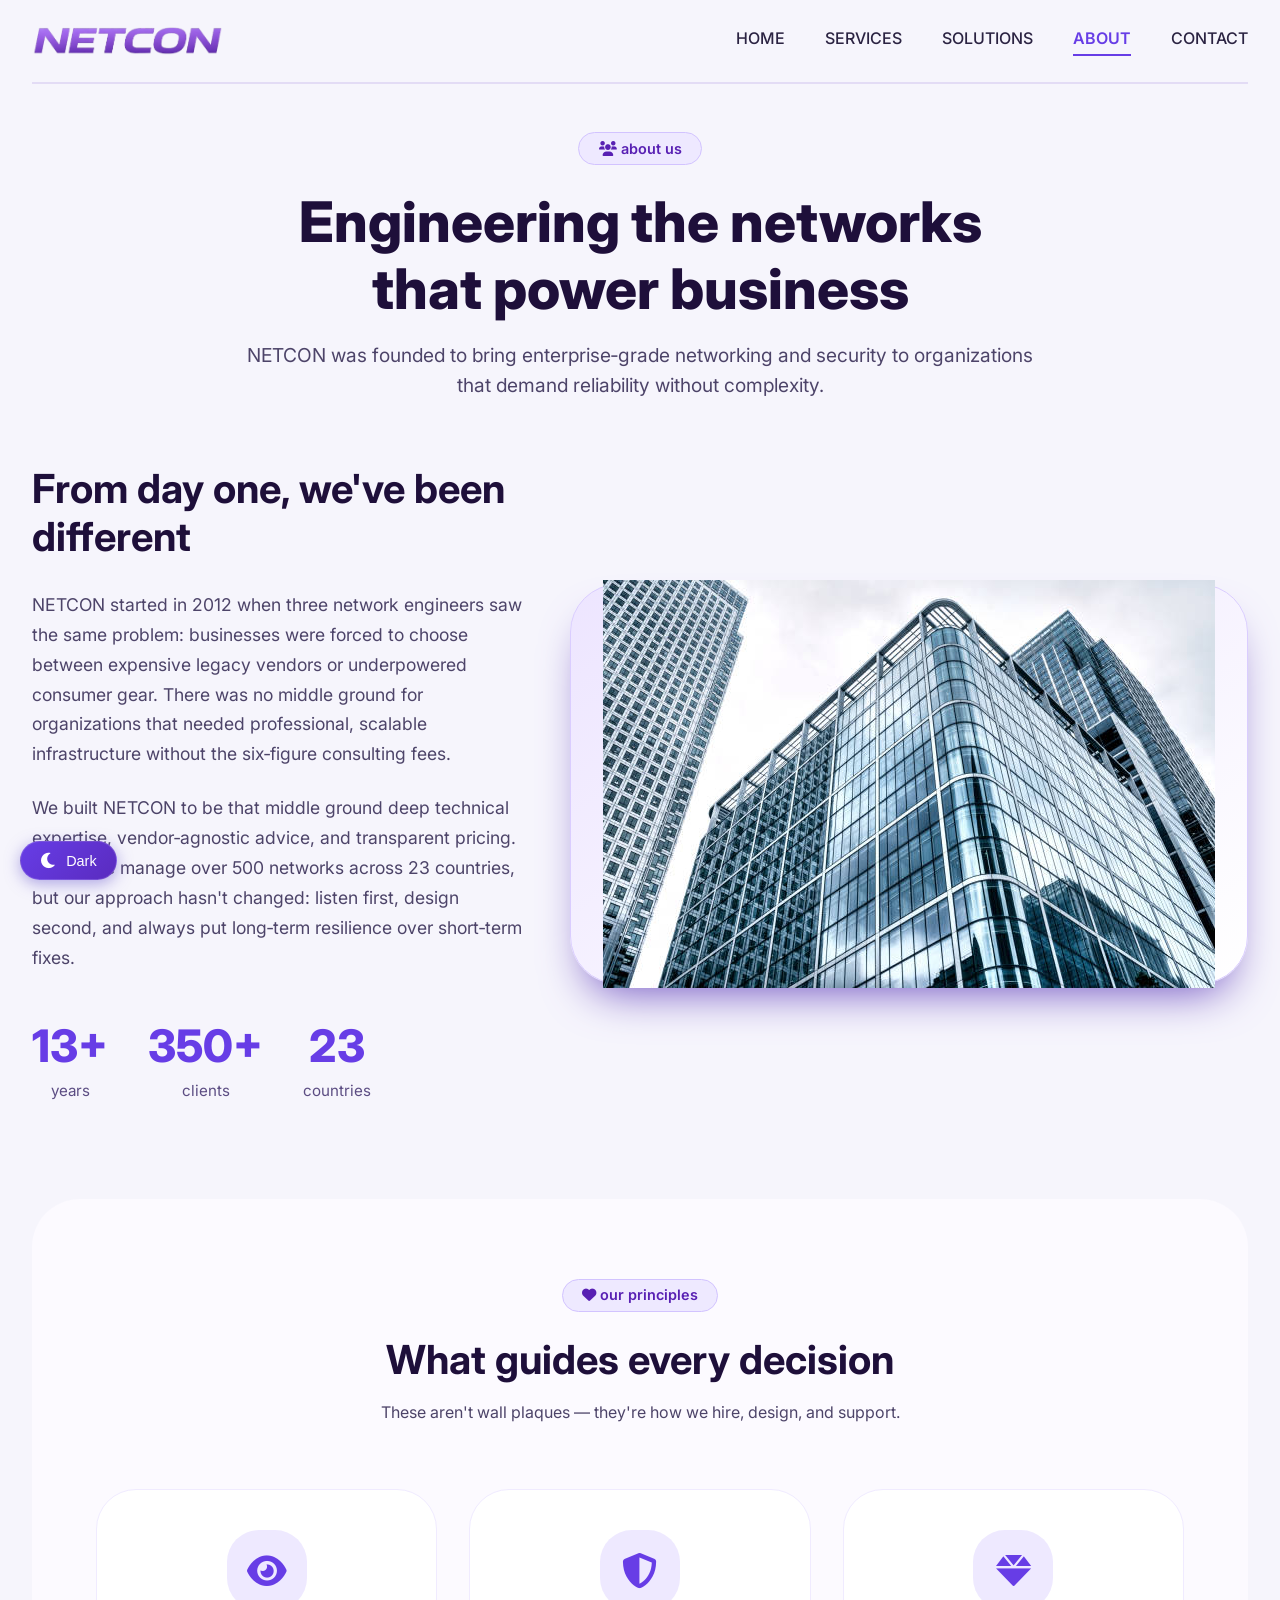
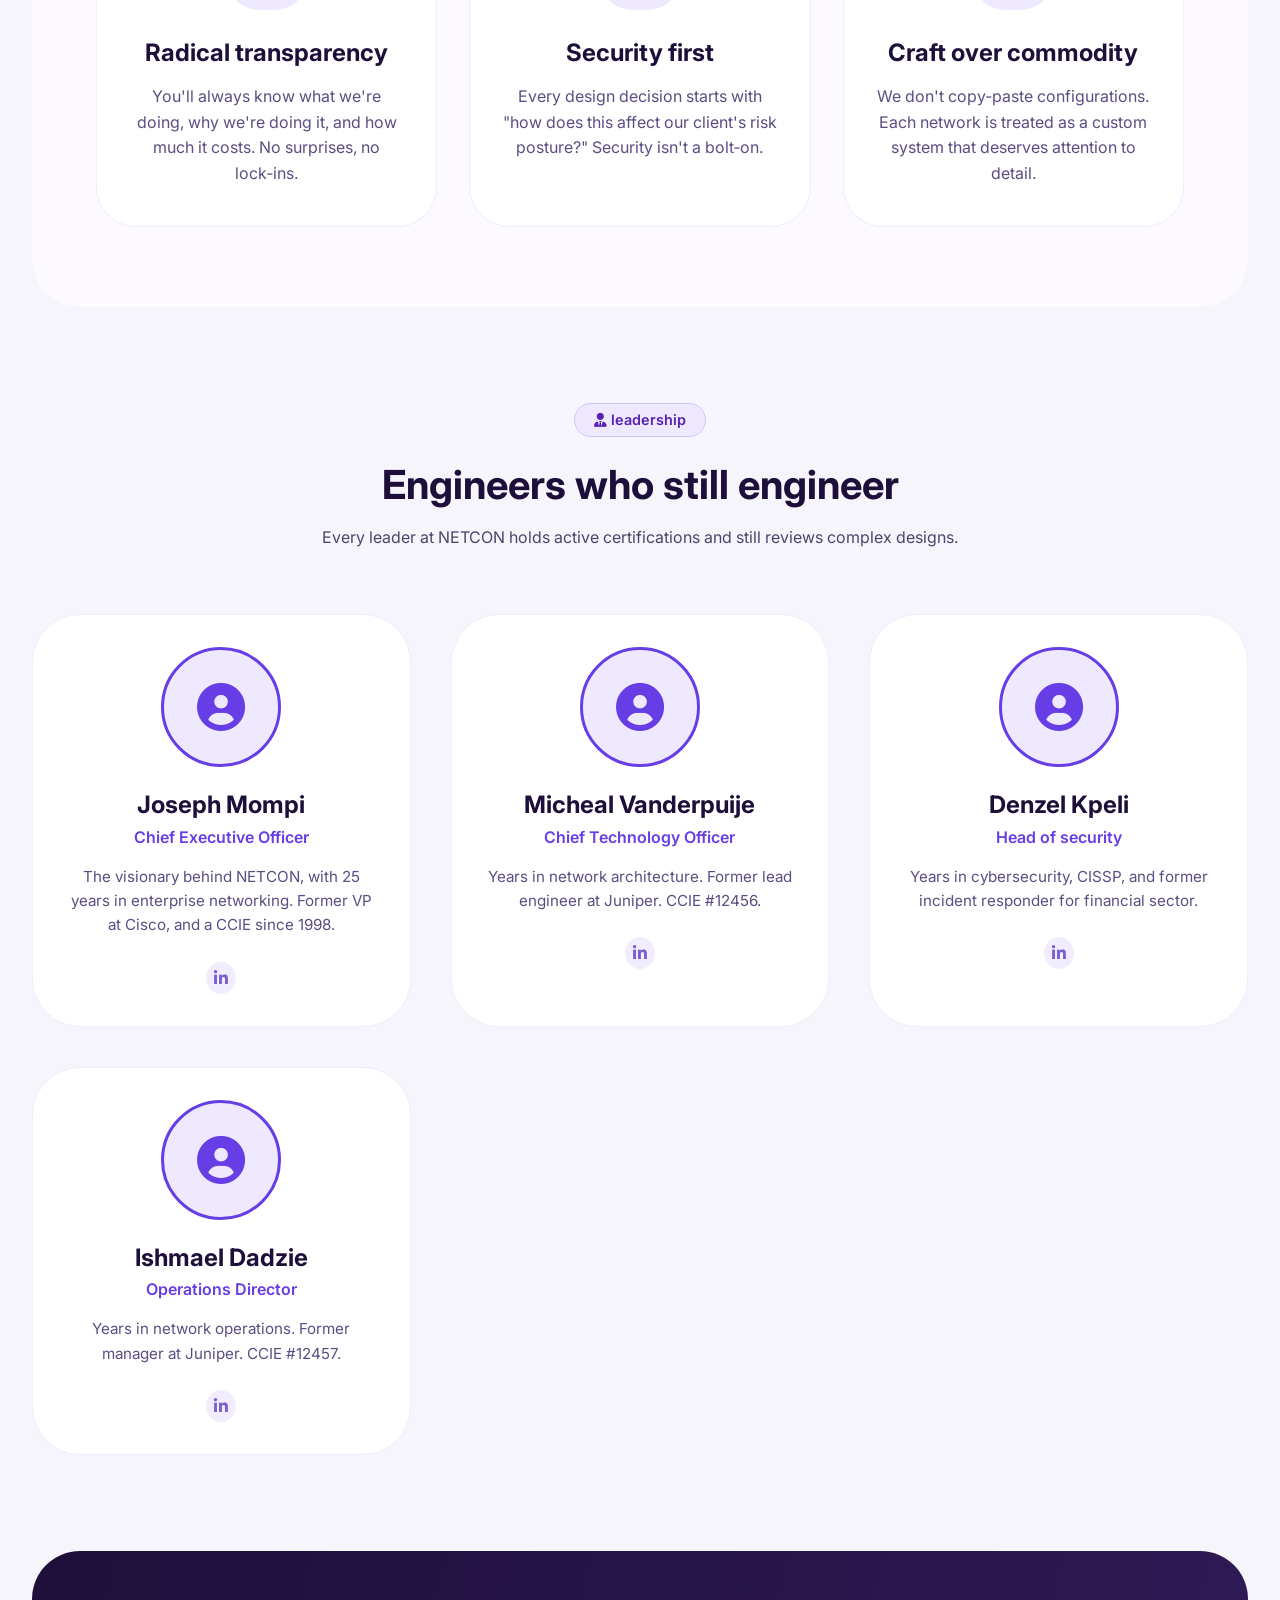
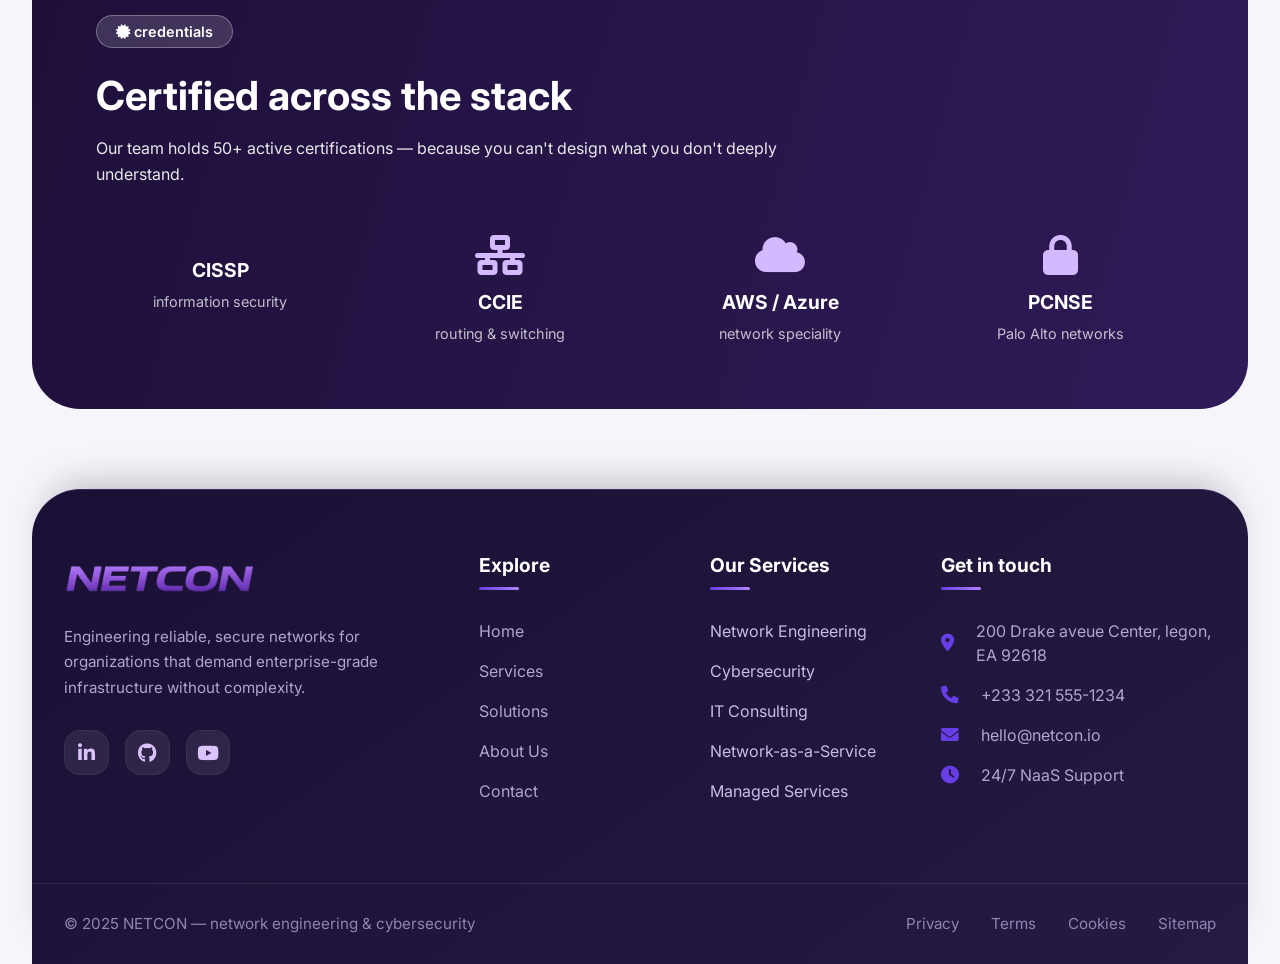
<file: NetCon/pages/about.html>
<!DOCTYPE html>
<html lang="en">
<head>
  <meta charset="UTF-8">
  <meta name="viewport" content="width=device-width, initial-scale=1.0">
  <title>NETCON |About us</title>

  <link rel="icon" type="image/png" sizes="32x32" href="../assets/321.png">

  <!-- Font & Icons (clean, professional) -->
  <link rel="preconnect" href="https://fonts.googleapis.com">
  <link rel="preconnect" href="https://fonts.gstatic.com" crossorigin>
  <link href="https://fonts.googleapis.com/css2?family=Inter:opsz,wght@14..32,300;14..32,400;14..32,500;14..32,600;14..32,700;14..32,800&display=swap" rel="stylesheet">
  <link rel="stylesheet" href="https://cdnjs.cloudflare.com/ajax/libs/font-awesome/6.0.0-beta3/css/all.min.css">
<link rel="stylesheet" href="../css/about.css">
<link rel="stylesheet" href="../css/global.css">
</head>
<body>
  <div class="container">
    <!-- navigation -->
    <nav>
      <div class="logo">
        <img src="../images/fff.png" alt="NETCON Logo">
      </div>
  <button class="menu-toggle" id="menuToggle">
    <i class="fas fa-bars"></i>
  </button>

      <div class="nav-links" id="navLinks">
        <a href="../index.html">HOME</a>
        <a href="services.html">SERVICES</a>
        <a href="solutions.html">SOLUTIONS</a>
        <a href="./about.html" class="active">ABOUT</a>
        <a href="contact.html">CONTACT</a>
      </div>
    </nav>

    <!-- page header -->
    <div class="page-header">
      <span class="purple-badge"><i class="fas fa-users"></i> about us</span>
      <h1>Engineering the networks that power business</h1>
      <p>NETCON was founded to bring enterprise‑grade networking and security to organizations that demand reliability without complexity.</p>
    </div>

    <!-- story section -->
    <div class="story-section">
      <div class="story-content">
        <h2>From day one, we've been different</h2>
        <p>NETCON started in 2012 when three network engineers saw the same problem: businesses were forced to choose between expensive legacy vendors or underpowered consumer gear. There was no middle ground for organizations that needed professional, scalable infrastructure without the six‑figure consulting fees.</p>
        <p>We built NETCON to be that middle ground deep technical expertise, vendor‑agnostic advice, and transparent pricing. Today, we manage over 500 networks across 23 countries, but our approach hasn't changed: listen first, design second, and always put long‑term resilience over short‑term fixes.</p>
        <div class="story-stats">
          <div class="story-stat"><span class="number">13+</span> <div class="label">years</div></div>
          <div class="story-stat"><span class="number">350+</span> <div class="label">clients</div></div>
          <div class="story-stat"><span class="number">23</span> <div class="label">countries</div></div>
        </div>
      </div>
      <div class="story-image">
        <img src="../images/business-architecture-in-london-uk.jpg" alt="">
      </div>
    </div>

    <!-- values section -->
    <div class="values-section">
      <div class="values-header">
        <span class="purple-badge"><i class="fas fa-heart"></i> our principles</span>
        <h2>What guides every decision</h2>
        <p style="color: var(--text-secondary);">These aren't wall plaques — they're how we hire, design, and support.</p>
      </div>

      <div class="values-grid">
        <div class="value-card">
          <div class="value-icon"><i class="fas fa-eye"></i></div>
          <h3>Radical transparency</h3>
          <p>You'll always know what we're doing, why we're doing it, and how much it costs. No surprises, no lock‑ins.</p>
        </div>
        <div class="value-card">
          <div class="value-icon"><i class="fas fa-shield"></i></div>
          <h3>Security first</h3>
          <p>Every design decision starts with "how does this affect our client's risk posture?" Security isn't a bolt‑on.</p>
        </div>
        <div class="value-card">
          <div class="value-icon"><i class="fas fa-gem"></i></div>
          <h3>Craft over commodity</h3>
          <p>We don't copy‑paste configurations. Each network is treated as a custom system that deserves attention to detail.</p>
        </div>
      </div>
    </div>

    <!-- leadership team -->
    <div class="team-section">
      <div class="team-header">
        <span class="purple-badge"><i class="fas fa-user-tie"></i> leadership</span>
        <h2>Engineers who still engineer</h2>
        <p style="color: var(--text-secondary);">Every leader at NETCON holds active certifications and still reviews complex designs.</p>
      </div>

      <div class="team-grid">
          <div class="team-card">
          <div class="team-avatar"><i class="fas fa-user-circle"></i></div>
          <h3>Joseph Mompi</h3>
          <div class="team-title">Chief Executive Officer</div>
          <p class="team-bio">The visionary behind NETCON, with 25 years in enterprise networking. Former VP at Cisco, and a CCIE since 1998.</p>
          <div class="team-social">
            <i class="fab fa-linkedin-in"></i>
          </div>
        </div>
        <div class="team-card">
          <div class="team-avatar"><i class="fas fa-user-circle"></i></div>
          <h3>Micheal Vanderpuije</h3>
          <div class="team-title">Chief Technology Officer</div>
          <p class="team-bio">Years in network architecture. Former lead engineer at Juniper. CCIE #12456.</p>
          <div class="team-social">
            <i class="fab fa-linkedin-in"></i>
          </div>
        </div>
        <div class="team-card">
          <div class="team-avatar"><i class="fas fa-user-circle"></i></div>
          <h3>Denzel Kpeli</h3>
          <div class="team-title">Head of security</div>
          <p class="team-bio">Years in cybersecurity, CISSP, and former incident responder for financial sector.</p>
          <div class="team-social">
            <i class="fab fa-linkedin-in"></i>
          </div>
        </div>
        <div class="team-card">
          <div class="team-avatar"><i class="fas fa-user-circle"></i></div>
          <h3>Ishmael Dadzie</h3>
          <div class="team-title">Operations Director</div>
          <p class="team-bio">Years in network operations. Former manager at Juniper. CCIE #12457.</p>
          <div class="team-social">
            <i class="fab fa-linkedin-in"></i>
          </div>
        </div>
      </div>
    </div>

    <!-- certifications & credentials -->
    <div class="cert-section">
      <span class="purple-badge" style="background: rgba(255,255,255,0.15); color: white; border-color: rgba(255,255,255,0.3);"><i class="fas fa-certificate"></i> credentials</span>
      <h2 class="purple-font" style="font-size: 2.5rem; margin: 1.5rem 0 1rem;">Certified across the stack</h2>
      <p class="purple-font" style="opacity: 0.9; max-width: 700px;">Our team holds 50+ active certifications — because you can't design what you don't deeply understand.</p>

      <div class="cert-grid">
        <div class="cert-item">
          <i class="fas fa-shield-halos"></i>
          <h4>CISSP</h4>
          <p>information security</p>
        </div>
        <div class="cert-item">
          <i class="fas fa-network-wired"></i>
          <h4>CCIE</h4>
          <p>routing & switching</p>
        </div>
        <div class="cert-item">
          <i class="fas fa-cloud"></i>
          <h4>AWS / Azure</h4>
          <p>network speciality</p>
        </div>
        <div class="cert-item">
          <i class="fas fa-lock"></i>
          <h4>PCNSE</h4>
          <p>Palo Alto networks</p>
        </div>
      </div>
    </div>

    <!-- footer -->
<!-- FOOTER HTML - Place this in your footer section -->
<footer>
  <div class="footer-main">
    <!-- Column 1: Company info -->
    <div class="footer-about">
      <div class="logo">
        <img src="../images/fff.png" alt="NETCON Logo">
      </div>
      <p>Engineering reliable, secure networks for organizations that demand enterprise-grade infrastructure without complexity.</p>
      <div class="footer-social">
        <a href="#"><i class="fab fa-linkedin-in"></i></a>
        <a href="#"><i class="fab fa-github"></i></a>
        <a href="#"><i class="fab fa-youtube"></i></a>
      </div>
    </div>

    <!-- Column 2: Quick links -->
    <div class="footer-col">
      <h4>Explore</h4>
      <ul>
        <li><a href="../index.html">Home</a></li>
        <li><a href="./services.html">Services</a></li>
        <li><a href="./solutions.html">Solutions</a></li>
        <li><a href="./about.html">About Us</a></li>
        <li><a href="./contact.html">Contact</a></li>
      </ul>
    </div>

    <!-- Column 3: Services -->
    <div class="footer-col">
      <h4>Our Services</h4>
      <ul>
        <li>Network Engineering</li>
        <li>Cybersecurity</li>
        <li>IT Consulting</li>
        <li>Network-as-a-Service</li>
        <li>Managed Services</li>
      </ul>
    </div>

    <!-- Column 4: Contact info -->
    <div class="footer-col">
      <h4>Get in touch</h4>
      <ul class="footer-contact">
        <li>
          <i class="fas fa-map-marker-alt"></i>
          <span>200 Drake aveue Center, legon, EA 92618</span>
        </li>
        <li>
          <i class="fas fa-phone"></i>
          <span>+233 321 555-1234</span>
        </li>
        <li>
          <i class="fas fa-envelope"></i>
          <span>hello@netcon.io</span>
        </li>
        <li>
          <i class="fas fa-clock"></i>
          <span>24/7 NaaS Support</span>
        </li>
      </ul>
    </div>
  </div>

  <!-- Bottom bar -->
  <div class="footer-bottom">
    <div>© 2025 NETCON — network engineering & cybersecurity</div>
    <div class="footer-bottom-links">
      <a href="#">Privacy</a>
      <a href="#">Terms</a>
      <a href="#">Cookies</a>
      <a href="#">Sitemap</a>
    </div>
  </div>
</footer>
  </div>

    <button class="theme-toggle" id="themeToggle" aria-label="Toggle dark/light mode">
  <i class="fas fa-moon"></i>
  <span>Dark</span>
</button>

  <!-- Add this modal HTML structure before closing body tag -->
<div class="modal-overlay" id="legalModal">
  <div class="modal-container">
    <!-- Modal Header -->
    <div class="modal-header">
      <h2>Legal Information</h2>
      <button class="modal-close"><i class="fas fa-times"></i></button>
    </div>
    
    <!-- Modal Content with Left Nav and Right Content -->
    <div class="modal-content">
      <!-- Left Navigation Panel -->
      <div class="modal-nav">
        <button class="modal-nav-item active" data-section="terms">
          <i class="fas fa-file-contract"></i>
          Terms of Service
        </button>
        <button class="modal-nav-item" data-section="privacy">
          <i class="fas fa-shield-alt"></i>
          Privacy Policy
        </button>
        <button class="modal-nav-item" data-section="cookies">
          <i class="fas fa-cookie-bite"></i>
          Cookie Policy
        </button>
        <button class="modal-nav-item" data-section="sitemap">
          <i class="fas fa-sitemap"></i>
          Sitemap
        </button>
      </div>
      
      <!-- Right Content Area -->
      <div class="modal-right">
        <!-- Terms of Service Content -->
        <div class="modal-section-content active" id="terms-content">
          <h3>Terms of Service</h3>
          <div class="content-body">
            <h4>1. Acceptance of Terms</h4>
            <p>By accessing or using NETCON's services, you agree to be bound by these Terms of Service and all applicable laws and regulations. If you do not agree with any part of these terms, you may not use our services.</p>
            
            <h4>2. Service Description</h4>
            <p>NETCON provides network engineering, cybersecurity solutions, IT infrastructure consulting, and managed networking services. We reserve the right to modify, suspend, or discontinue any part of our services with or without notice.</p>
            
            <h4>3. Client Responsibilities</h4>
            <p>You are responsible for maintaining the confidentiality of your account credentials and for all activities that occur under your account. You agree to provide accurate and complete information when engaging our services.</p>
            
            <h4>4. Payment Terms</h4>
            <p>Fees for services are outlined in your service agreement. Invoices are due within 30 days of receipt. Late payments may incur interest charges and suspension of services.</p>
            
            <h4>5. Intellectual Property</h4>
            <p>All materials provided by NETCON, including designs, configurations, and documentation, remain our intellectual property. You receive a license to use these materials for your internal business purposes only.</p>
            
            <h4>6. Limitation of Liability</h4>
            <p>NETCON shall not be liable for indirect, incidental, or consequential damages. Our total liability shall not exceed the fees paid for services during the twelve months preceding the claim.</p>
            
            <h4>7. Termination</h4>
            <p>Either party may terminate services with written notice as specified in your service agreement. Upon termination, you must pay all outstanding fees and return any NETCON property.</p>
            
            <h4>8. Governing Law</h4>
            <p>These terms shall be governed by the laws of the State of California without regard to its conflict of law provisions.</p>
          </div>
        </div>
        
        <!-- Privacy Policy Content -->
        <div class="modal-section-content" id="privacy-content">
          <h3>Privacy Policy</h3>
          <div class="content-body">
            <h4>1. Information We Collect</h4>
            <p>We collect information you provide directly, such as name, email address, company name, and payment information. We also automatically collect certain information about your device and usage of our services.</p>
            
            <h4>2. How We Use Information</h4>
            <p>We use collected information to provide and improve our services, process payments, communicate with you, and comply with legal obligations.</p>
            
            <h4>3. Information Sharing</h4>
            <p>We do not sell your personal information. We may share information with trusted service providers who assist in operating our business, subject to confidentiality agreements.</p>
            
            <h4>4. Data Security</h4>
            <p>We implement industry-standard security measures to protect your information. However, no method of transmission over the internet is 100% secure.</p>
            
            <h4>5. Your Rights</h4>
            <p>You may access, correct, or delete your personal information by contacting us. You may also opt out of marketing communications at any time.</p>
            
            <h4>6. Data Retention</h4>
            <p>We retain your information as long as necessary to provide services and fulfill legal obligations. You may request deletion of your data.</p>
            
            <h4>7. International Transfers</h4>
            <p>Your information may be transferred to and processed in countries other than your own, with appropriate safeguards in place.</p>
            
            <h4>8. Changes to Policy</h4>
            <p>We may update this Privacy Policy from time to time. We will notify you of material changes through our website or via email.</p>
          </div>
        </div>
        
        <!-- Cookie Policy Content -->
        <div class="modal-section-content" id="cookies-content">
          <h3>Cookie Policy</h3>
          <div class="content-body">
            <h4>1. What Are Cookies</h4>
            <p>Cookies are small text files stored on your device when you visit websites. They help us provide a better user experience and understand how you use our site.</p>
            
            <h4>2. Types of Cookies We Use</h4>
            <p><strong>Essential Cookies:</strong> Required for basic site functionality, such as login and security.</p>
            <p><strong>Analytics Cookies:</strong> Help us understand how visitors interact with our website.</p>
            <p><strong>Preference Cookies:</strong> Remember your settings and choices.</p>
            <p><strong>Marketing Cookies:</strong> Used to deliver relevant advertisements.</p>
            
            <h4>3. Third-Party Cookies</h4>
            <p>We may allow select partners to set cookies for analytics and advertising purposes. These third parties have their own privacy policies.</p>
            
            <h4>4. Cookie Management</h4>
            <p>Most browsers allow you to control cookies through settings. You can block or delete cookies, but this may affect site functionality.</p>
            
            <h4>5. Specific Cookies We Use</h4>
            <p><strong>session_id:</strong> Essential for maintaining login state (expires after browser close)</p>
            <p><strong>_ga:</strong> Google Analytics identifier (expires after 2 years)</p>
            <p><strong>preferences:</strong> Stores user preferences (expires after 1 year)</p>
            
            <h4>6. Updates to This Policy</h4>
            <p>We may update our Cookie Policy periodically. Continued use of our site constitutes acceptance of any changes.</p>
          </div>
        </div>
        
        <!-- Sitemap Content -->
        <div class="modal-section-content" id="sitemap-content">
          <h3>Sitemap</h3>
          <div class="content-body">
            <h4>Main Pages</h4>
            <ul class="sitemap-list">
              <li><a href="index.html">Home</a></li>
              <li><a href="services.html">Services</a></li>
              <li><a href="solutions.html">Solutions</a></li>
              <li><a href="about.html">About Us</a></li>
              <li><a href="contact.html">Contact</a></li>
            </ul>
            
            <h4>Services</h4>
            <ul class="sitemap-list">
              <li><a href="#">Network Engineering</a></li>
              <li><a href="#">Cybersecurity Solutions</a></li>
              <li><a href="#">IT Infrastructure Consulting</a></li>
              <li><a href="#">Network-as-a-Service</a></li>
              <li><a href="#">Managed Services</a></li>
            </ul>
            
            <h4>Solutions</h4>
            <ul class="sitemap-list">
              <li><a href="#">Secure SD-WAN</a></li>
              <li><a href="#">Zero Trust Network Access</a></li>
              <li><a href="#">Unified Campus Network</a></li>
              <li><a href="#">Managed Detection & Response</a></li>
            </ul>
            
            <h4>Resources</h4>
            <ul class="sitemap-list">
              <li><a href="#">Blog</a></li>
              <li><a href="#">Case Studies</a></li>
              <li><a href="#">White Papers</a></li>
              <li><a href="#">Webinars</a></li>
            </ul>
            
            <h4>Legal</h4>
            <ul class="sitemap-list">
              <li><a href="#" class="modal-link" data-section="terms">Terms of Service</a></li>
              <li><a href="#" class="modal-link" data-section="privacy">Privacy Policy</a></li>
              <li><a href="#" class="modal-link" data-section="cookies">Cookie Policy</a></li>
            </ul>
          </div>
        </div>
      </div>
    </div>
    
    <!-- Modal Footer -->
    <div class="modal-footer">
      <p>Last updated: March 2026</p>
      <button class="btn-primary modal-accept">Accept & Close</button>
    </div>
  </div>
</div>

<script src="../js/global.js"></script>

</body>
</html>
</file>
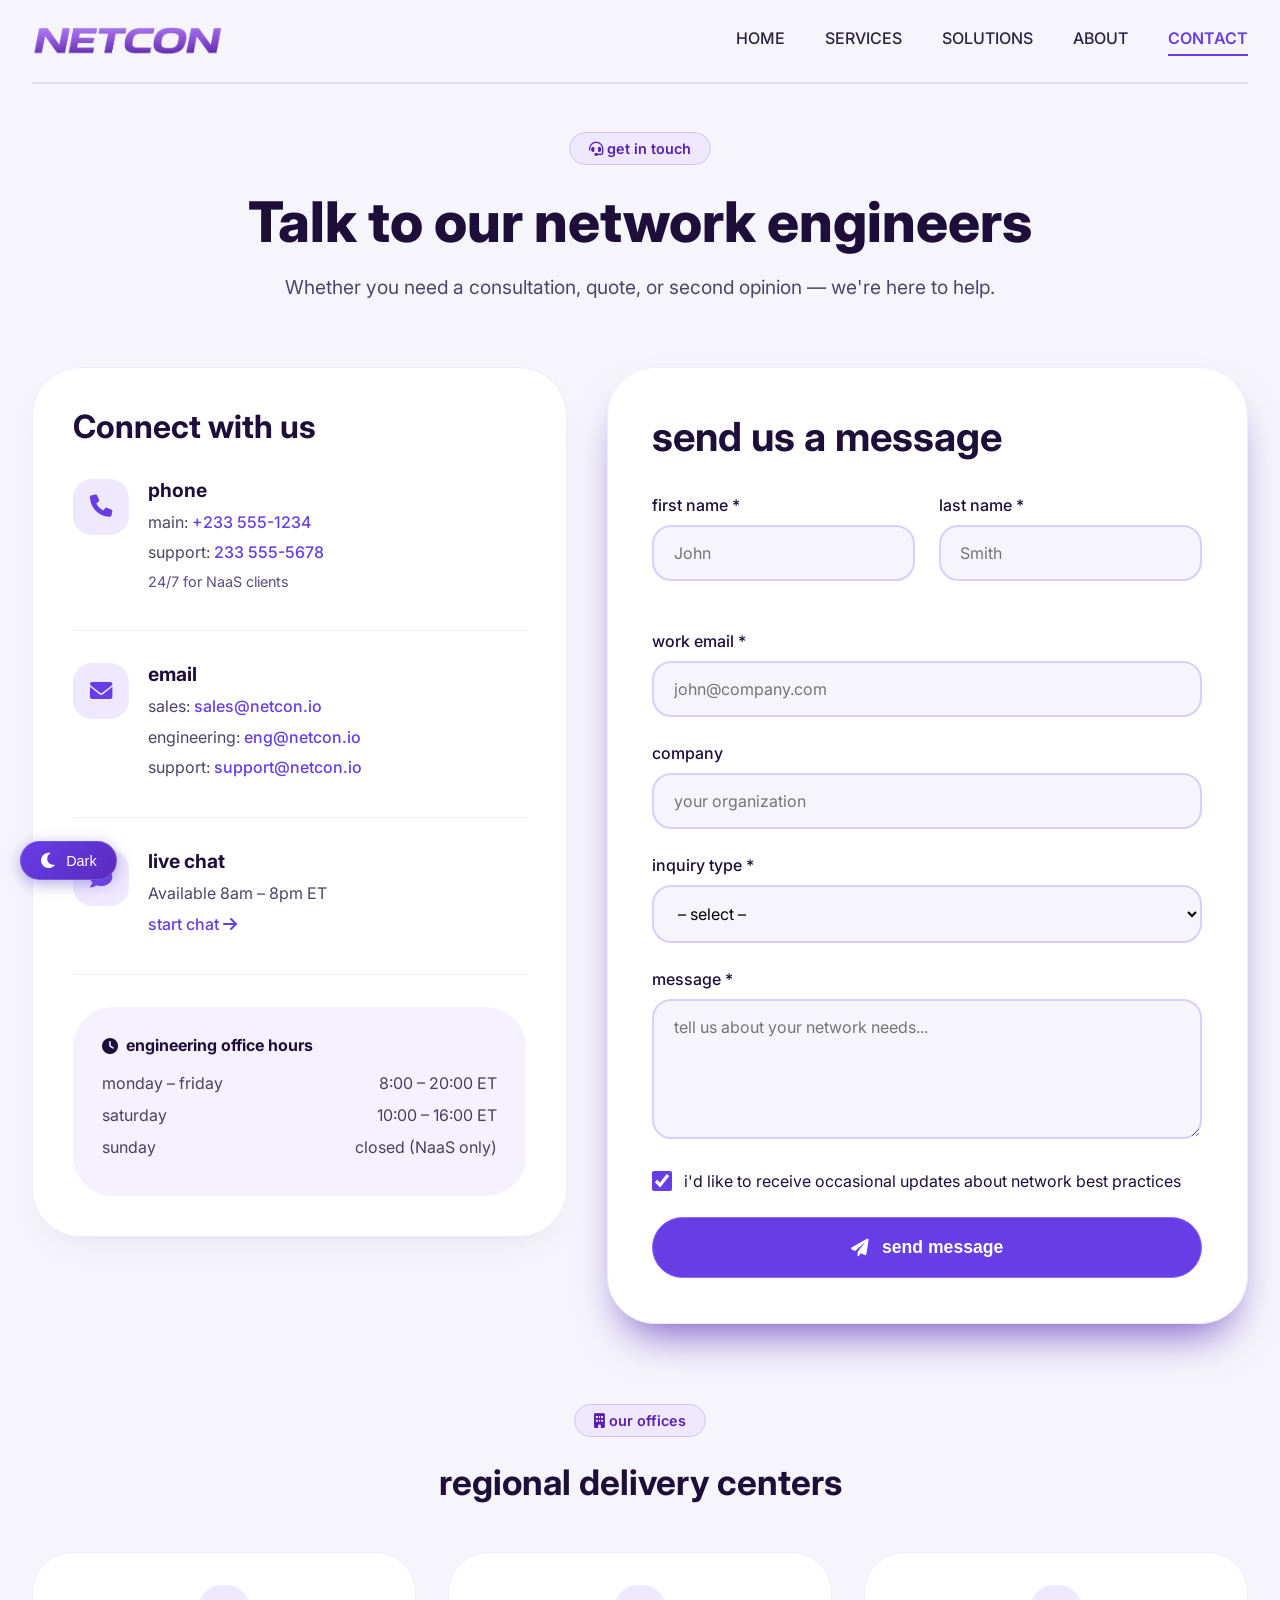
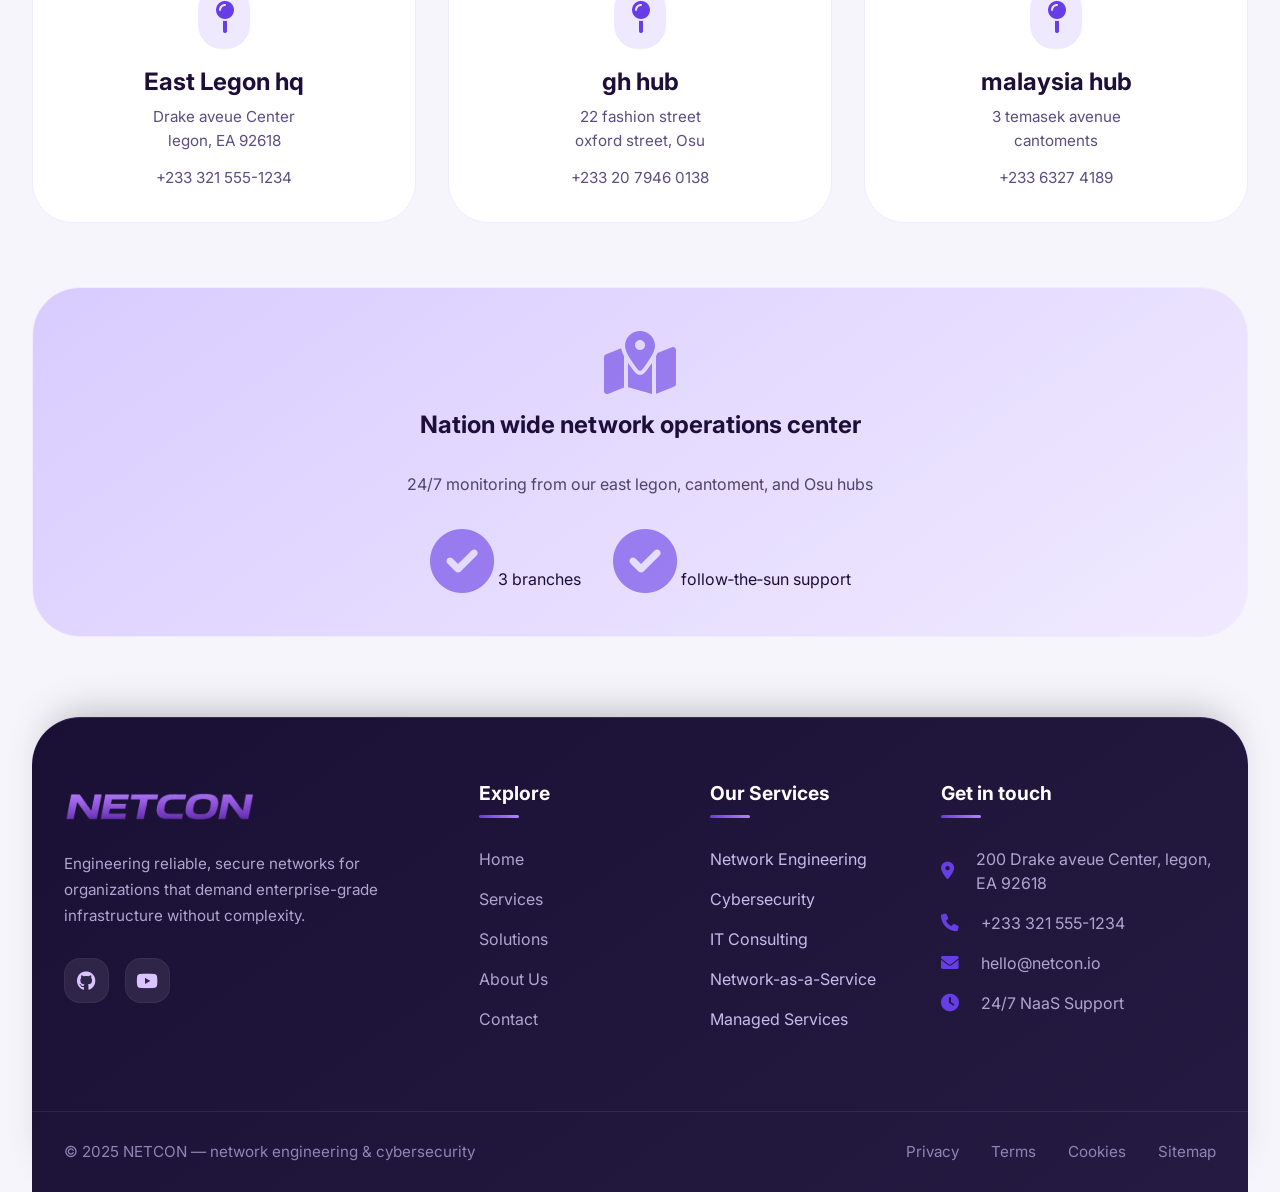
<file: NetCon/pages/contact.html>
<!DOCTYPE html>
<html lang="en">
<head>
  <meta charset="UTF-8">
  <meta name="viewport" content="width=device-width, initial-scale=1.0">
  <title>NETCON | contact us</title>

  <link rel="icon" type="image/png" sizes="32x32" href="../assets/321.png">

  <!-- Font & Icons (clean, professional) -->
  <link rel="preconnect" href="https://fonts.googleapis.com">
  <link rel="preconnect" href="https://fonts.gstatic.com" crossorigin>
  <link href="https://fonts.googleapis.com/css2?family=Inter:opsz,wght@14..32,300;14..32,400;14..32,500;14..32,600;14..32,700;14..32,800&display=swap" rel="stylesheet">
  <link rel="stylesheet" href="https://cdnjs.cloudflare.com/ajax/libs/font-awesome/6.0.0-beta3/css/all.min.css">
<link rel="stylesheet" href="../css/contact.css">
<link rel="stylesheet" href="../css/global.css">
</head>
<body>
  <div class="container">
    <!-- navigation -->
    <nav>
      <div class="logo">
        <img src="../images/fff.png" alt="NETCON Logo">
      </div>
  <button class="menu-toggle" id="menuToggle">
    <i class="fas fa-bars"></i>
  </button>

      <div class="nav-links" id="navLinks">
        <a href="../index.html">HOME</a>
        <a href="./services.html">SERVICES</a>
        <a href="./solutions.html">SOLUTIONS</a>
        <a href="./about.html">ABOUT</a>
        <a href="./contact.html" class="active">CONTACT</a>
      </div>
    </nav>

    <!-- page header -->
    <div class="page-header">
      <span class="purple-badge"><i class="fas fa-headset"></i> get in touch</span>
      <h1>Talk to our network engineers</h1>
      <p>Whether you need a consultation, quote, or second opinion — we're here to help.</p>
    </div>

    <!-- main contact area -->
    <div class="contact-grid">
      <!-- left side: contact information -->
      <div class="info-card">
        <h2>Connect with us</h2>
        
        <div class="contact-method">
          <div class="method-icon"><i class="fas fa-phone"></i></div>
          <div class="method-detail">
            <h3>phone</h3>
            <p>main: <a href="tel:+2335551234">+233 555-1234</a></p>
            <p>support: <a href="tel:+2335555678">233 555-5678</a></p>
            <p style="font-size:0.9rem; color:var(--text-muted);">24/7 for NaaS clients</p>
          </div>
        </div>

        <div class="contact-method">
          <div class="method-icon"><i class="fas fa-envelope"></i></div>
          <div class="method-detail">
            <h3>email</h3>
            <p>sales: <a href="mailto:sales@netcon.io">sales@netcon.io</a></p>
            <p>engineering: <a href="mailto:eng@netcon.io">eng@netcon.io</a></p>
            <p>support: <a href="mailto:support@netcon.io">support@netcon.io</a></p>
          </div>
        </div>

        <div class="contact-method">
          <div class="method-icon"><i class="fas fa-comment"></i></div>
          <div class="method-detail">
            <h3>live chat</h3>
            <p>Available 8am – 8pm ET</p>
            <p><a href="#">start chat <i class="fas fa-arrow-right"></i></a></p>
          </div>
        </div>

        <div class="office-hours">
          <h4><i class="fas fa-clock"></i> engineering office hours</h4>
          <div class="hours-row"><span>monday – friday</span> <span>8:00 – 20:00 ET</span></div>
          <div class="hours-row"><span>saturday</span> <span>10:00 – 16:00 ET</span></div>
          <div class="hours-row"><span>sunday</span> <span>closed (NaaS only)</span></div>
        </div>
      </div>

      <!-- right side: contact form -->
      <div class="contact-form">
        <h2 style="margin-bottom: 2rem;">send us a message</h2>
        <form id="contactForm" action="https://formspree.io/f/xeergagw" method="POST">
          <input type="hidden" name="_redirect" value="httpsthank-you.html">
          <div class="form-row">
            <div class="form-group">
              <label for="firstName">first name *</label>
              <input type="text" id="firstName" placeholder="John" required>
            </div>
            <div class="form-group">
              <label for="lastName">last name *</label>
              <input type="text" id="lastName" placeholder="Smith" required>
            </div>
          </div>

          <div class="form-group">
            <label for="email">work email *</label>
            <input type="email" id="email" placeholder="john@company.com" required>
          </div>

          <div class="form-group">
            <label for="company">company</label>
            <input type="text" id="company" placeholder="your organization">
          </div>

          <div class="form-group">
            <label for="inquiryType">inquiry type *</label>
            <select id="inquiryType" required>
              <option value="" disabled selected>– select –</option>
              <option value="sales">sales / quote</option>
              <option value="support">technical support</option>
              <option value="consulting">consulting inquiry</option>
              <option value="partnership">partnership</option>
              <option value="other">other</option>
            </select>
          </div>

          <div class="form-group">
            <label for="message">message *</label>
            <textarea id="message" placeholder="tell us about your network needs..." required></textarea>
          </div>

          <div class="checkbox-group">
            <input type="checkbox" id="updates" checked>
            <label for="updates">i'd like to receive occasional updates about network best practices</label>
          </div>

          <div class="form-feedback" id="formFeedback"></div>

          <button type="submit" class="btn-submit"><i class="fas fa-paper-plane"></i> send message</button>
        </form>
      </div>
    </div>

    <!-- office locations -->
    <div style="text-align: center; margin: 3rem 0 2rem;">
      <span class="purple-badge"><i class="fas fa-building"></i> our offices</span>
      <h2 style="font-size: 2.2rem; margin: 1.5rem 0;">regional delivery centers</h2>
    </div>

    <div class="offices-grid">
      <div class="office-card">
        <i class="fas fa-map-pin"></i>
        <h3>East Legon hq</h3>
        <p>Drake aveue Center</p>
        <p>legon, EA 92618</p>
        <p style="margin-top:0.8rem; color:var(--text-muted);">+233 321 555-1234</p>
      </div>
      <div class="office-card">
        <i class="fas fa-map-pin"></i>
        <h3>gh hub</h3>
        <p>22 fashion street</p>
        <p>oxford street, Osu</p>
        <p style="margin-top:0.8rem; color:var(--text-muted);">+233 20 7946 0138</p>
      </div>
      <div class="office-card">
        <i class="fas fa-map-pin"></i>
        <h3>malaysia hub</h3>
        <p>3 temasek avenue</p>
        <p>cantoments</p>
        <p style="margin-top:0.8rem; color:var(--text-muted);">+233 6327 4189</p>
      </div>
    </div>

    <!-- map placeholder (interactive if you embed real map) -->
    <div class="map-section">
      <div class="map-placeholder">
        <i class="fas fa-map-location-dot"></i>
        <h3>Nation wide network operations center</h3>
        <p style="color: var(--text-secondary);">24/7 monitoring from our east legon, cantoment, and Osu hubs</p>
        <div style="display: flex; gap: 2rem; margin-top: 1rem;">
          <span><i class="fas fa-check-circle" style="color: var(--purple-primary);"></i> 3 branches</span>
          <span><i class="fas fa-check-circle" style="color: var(--purple-primary);"></i> follow‑the‑sun support</span>
        </div>
      </div>
    </div>

    <!-- footer -->
<!-- FOOTER HTML - Place this in your footer section -->
<footer>
  <div class="footer-main">
    <!-- Column 1: Company info -->
    <div class="footer-about">
      <div class="logo">
        <img src="../images/fff.png" alt="NETCON Logo">
      </div>
      <p>Engineering reliable, secure networks for organizations that demand enterprise-grade infrastructure without complexity.</p>
      <div class="footer-social">
        <a href="#"><i class="fab fa-github"></i></a>
        <a href="#"><i class="fab fa-youtube"></i></a>
      </div>
    </div>

    <!-- Column 2: Quick links -->
    <div class="footer-col">
      <h4>Explore</h4>
      <ul>
        <li><a href="../index.html">Home</a></li>
        <li><a href="./services.html">Services</a></li>
        <li><a href="./solutions.html">Solutions</a></li>
        <li><a href="./about.html">About Us</a></li>
        <li><a href="./contact.html">Contact</a></li>
      </ul>
    </div>

    <!-- Column 3: Services -->
    <div class="footer-col">
      <h4>Our Services</h4>
      <ul>
        <li>Network Engineering</li>
        <li>Cybersecurity</li>
        <li>IT Consulting</li>
        <li>Network-as-a-Service</li>
        <li>Managed Services</li>
      </ul>
    </div>

    <!-- Column 4: Contact info -->
    <div class="footer-col">
      <h4>Get in touch</h4>
      <ul class="footer-contact">
        <li>
          <i class="fas fa-map-marker-alt"></i>
          <span>200 Drake aveue Center, legon, EA 92618</span>
        </li>
        <li>
          <i class="fas fa-phone"></i>
          <span>+233 321 555-1234</span>
        </li>
        <li>
          <i class="fas fa-envelope"></i>
          <span>hello@netcon.io</span>
        </li>
        <li>
          <i class="fas fa-clock"></i>
          <span>24/7 NaaS Support</span>
        </li>
      </ul>
    </div>
  </div>

  <!-- Bottom bar -->
  <div class="footer-bottom">
    <div>© 2025 NETCON — network engineering & cybersecurity</div>
    <div class="footer-bottom-links">
      <a href="#">Privacy</a>
      <a href="#">Terms</a>
      <a href="#">Cookies</a>
      <a href="#">Sitemap</a>
    </div>
  </div>
</footer>
  </div>

  <button class="theme-toggle" id="themeToggle" aria-label="Toggle dark/light mode">
    <i class="fas fa-moon"></i>
    <span>Dark</span>
  </button>

  <!-- Add this modal HTML structure before closing body tag -->
<div class="modal-overlay" id="legalModal">
  <div class="modal-container">
    <!-- Modal Header -->
    <div class="modal-header">
      <h2>Legal Information</h2>
      <button class="modal-close"><i class="fas fa-times"></i></button>
    </div>
    
    <!-- Modal Content with Left Nav and Right Content -->
    <div class="modal-content">
      <!-- Left Navigation Panel -->
      <div class="modal-nav">
        <button class="modal-nav-item active" data-section="terms">
          <i class="fas fa-file-contract"></i>
          Terms of Service
        </button>
        <button class="modal-nav-item" data-section="privacy">
          <i class="fas fa-shield-alt"></i>
          Privacy Policy
        </button>
        <button class="modal-nav-item" data-section="cookies">
          <i class="fas fa-cookie-bite"></i>
          Cookie Policy
        </button>
        <button class="modal-nav-item" data-section="sitemap">
          <i class="fas fa-sitemap"></i>
          Sitemap
        </button>
      </div>
      
      <!-- Right Content Area -->
      <div class="modal-right">
        <!-- Terms of Service Content -->
        <div class="modal-section-content active" id="terms-content">
          <h3>Terms of Service</h3>
          <div class="content-body">
            <h4>1. Acceptance of Terms</h4>
            <p>By accessing or using NETCON's services, you agree to be bound by these Terms of Service and all applicable laws and regulations. If you do not agree with any part of these terms, you may not use our services.</p>
            
            <h4>2. Service Description</h4>
            <p>NETCON provides network engineering, cybersecurity solutions, IT infrastructure consulting, and managed networking services. We reserve the right to modify, suspend, or discontinue any part of our services with or without notice.</p>
            
            <h4>3. Client Responsibilities</h4>
            <p>You are responsible for maintaining the confidentiality of your account credentials and for all activities that occur under your account. You agree to provide accurate and complete information when engaging our services.</p>
            
            <h4>4. Payment Terms</h4>
            <p>Fees for services are outlined in your service agreement. Invoices are due within 30 days of receipt. Late payments may incur interest charges and suspension of services.</p>
            
            <h4>5. Intellectual Property</h4>
            <p>All materials provided by NETCON, including designs, configurations, and documentation, remain our intellectual property. You receive a license to use these materials for your internal business purposes only.</p>
            
            <h4>6. Limitation of Liability</h4>
            <p>NETCON shall not be liable for indirect, incidental, or consequential damages. Our total liability shall not exceed the fees paid for services during the twelve months preceding the claim.</p>
            
            <h4>7. Termination</h4>
            <p>Either party may terminate services with written notice as specified in your service agreement. Upon termination, you must pay all outstanding fees and return any NETCON property.</p>
            
            <h4>8. Governing Law</h4>
            <p>These terms shall be governed by the laws of the State of California without regard to its conflict of law provisions.</p>
          </div>
        </div>
        
        <!-- Privacy Policy Content -->
        <div class="modal-section-content" id="privacy-content">
          <h3>Privacy Policy</h3>
          <div class="content-body">
            <h4>1. Information We Collect</h4>
            <p>We collect information you provide directly, such as name, email address, company name, and payment information. We also automatically collect certain information about your device and usage of our services.</p>
            
            <h4>2. How We Use Information</h4>
            <p>We use collected information to provide and improve our services, process payments, communicate with you, and comply with legal obligations.</p>
            
            <h4>3. Information Sharing</h4>
            <p>We do not sell your personal information. We may share information with trusted service providers who assist in operating our business, subject to confidentiality agreements.</p>
            
            <h4>4. Data Security</h4>
            <p>We implement industry-standard security measures to protect your information. However, no method of transmission over the internet is 100% secure.</p>
            
            <h4>5. Your Rights</h4>
            <p>You may access, correct, or delete your personal information by contacting us. You may also opt out of marketing communications at any time.</p>
            
            <h4>6. Data Retention</h4>
            <p>We retain your information as long as necessary to provide services and fulfill legal obligations. You may request deletion of your data.</p>
            
            <h4>7. International Transfers</h4>
            <p>Your information may be transferred to and processed in countries other than your own, with appropriate safeguards in place.</p>
            
            <h4>8. Changes to Policy</h4>
            <p>We may update this Privacy Policy from time to time. We will notify you of material changes through our website or via email.</p>
          </div>
        </div>
        
        <!-- Cookie Policy Content -->
        <div class="modal-section-content" id="cookies-content">
          <h3>Cookie Policy</h3>
          <div class="content-body">
            <h4>1. What Are Cookies</h4>
            <p>Cookies are small text files stored on your device when you visit websites. They help us provide a better user experience and understand how you use our site.</p>
            
            <h4>2. Types of Cookies We Use</h4>
            <p><strong>Essential Cookies:</strong> Required for basic site functionality, such as login and security.</p>
            <p><strong>Analytics Cookies:</strong> Help us understand how visitors interact with our website.</p>
            <p><strong>Preference Cookies:</strong> Remember your settings and choices.</p>
            <p><strong>Marketing Cookies:</strong> Used to deliver relevant advertisements.</p>
            
            <h4>3. Third-Party Cookies</h4>
            <p>We may allow select partners to set cookies for analytics and advertising purposes. These third parties have their own privacy policies.</p>
            
            <h4>4. Cookie Management</h4>
            <p>Most browsers allow you to control cookies through settings. You can block or delete cookies, but this may affect site functionality.</p>
            
            <h4>5. Specific Cookies We Use</h4>
            <p><strong>session_id:</strong> Essential for maintaining login state (expires after browser close)</p>
            <p><strong>_ga:</strong> Google Analytics identifier (expires after 2 years)</p>
            <p><strong>preferences:</strong> Stores user preferences (expires after 1 year)</p>
            
            <h4>6. Updates to This Policy</h4>
            <p>We may update our Cookie Policy periodically. Continued use of our site constitutes acceptance of any changes.</p>
          </div>
        </div>
        
        <!-- Sitemap Content -->
        <div class="modal-section-content" id="sitemap-content">
          <h3>Sitemap</h3>
          <div class="content-body">
            <h4>Main Pages</h4>
            <ul class="sitemap-list">
              <li><a href="index.html">Home</a></li>
              <li><a href="services.html">Services</a></li>
              <li><a href="solutions.html">Solutions</a></li>
              <li><a href="about.html">About Us</a></li>
              <li><a href="contact.html">Contact</a></li>
            </ul>
            
            <h4>Services</h4>
            <ul class="sitemap-list">
              <li><a href="#">Network Engineering</a></li>
              <li><a href="#">Cybersecurity Solutions</a></li>
              <li><a href="#">IT Infrastructure Consulting</a></li>
              <li><a href="#">Network-as-a-Service</a></li>
              <li><a href="#">Managed Services</a></li>
            </ul>
            
            <h4>Solutions</h4>
            <ul class="sitemap-list">
              <li><a href="#">Secure SD-WAN</a></li>
              <li><a href="#">Zero Trust Network Access</a></li>
              <li><a href="#">Unified Campus Network</a></li>
              <li><a href="#">Managed Detection & Response</a></li>
            </ul>
            
            <h4>Resources</h4>
            <ul class="sitemap-list">
              <li><a href="#">Blog</a></li>
              <li><a href="#">Case Studies</a></li>
              <li><a href="#">White Papers</a></li>
              <li><a href="#">Webinars</a></li>
            </ul>
            
            <h4>Legal</h4>
            <ul class="sitemap-list">
              <li><a href="#" class="modal-link" data-section="terms">Terms of Service</a></li>
              <li><a href="#" class="modal-link" data-section="privacy">Privacy Policy</a></li>
              <li><a href="#" class="modal-link" data-section="cookies">Cookie Policy</a></li>
            </ul>
          </div>
        </div>
      </div>
    </div>
    
    <!-- Modal Footer -->
    <div class="modal-footer">
      <p>Last updated: March 2026</p>
      <button class="btn-primary modal-accept">Accept & Close</button>
    </div>
  </div>
</div>
<script src="../js/global.js"></script>
</body>
</html>
</file>
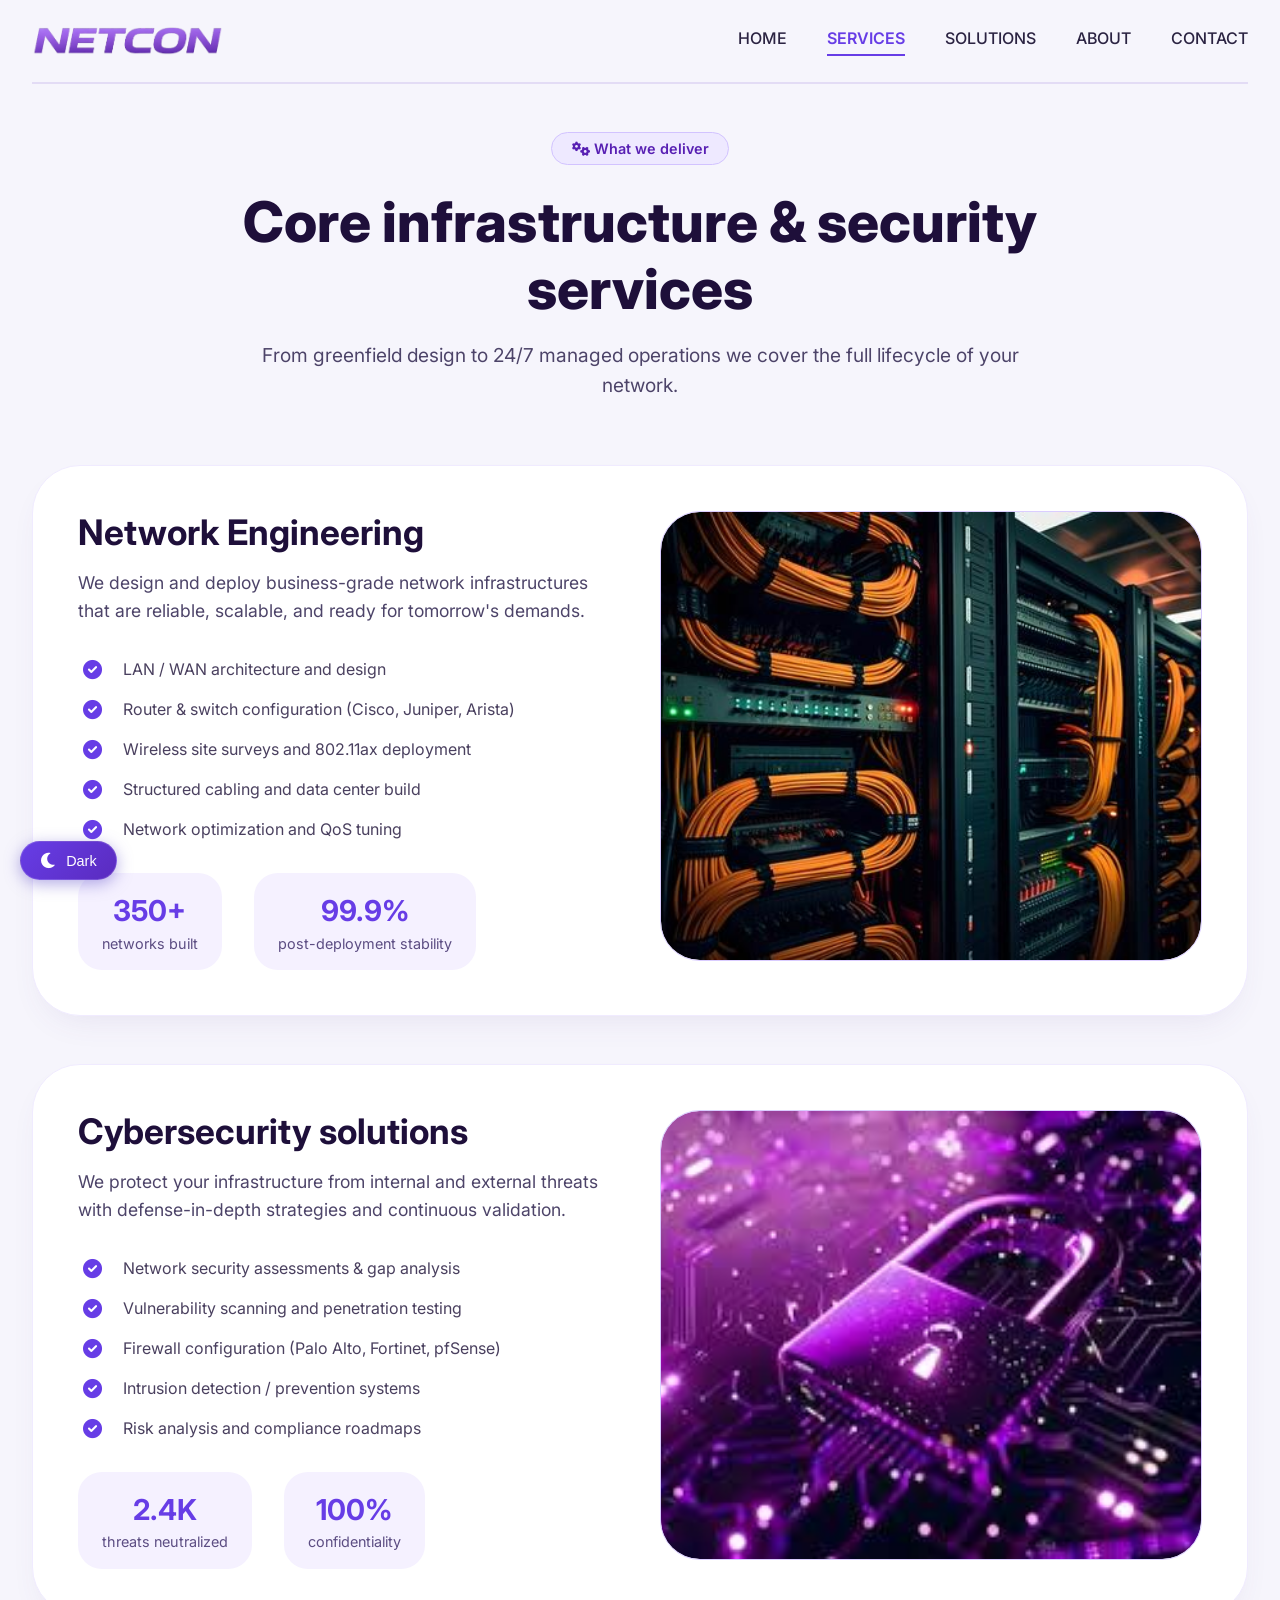
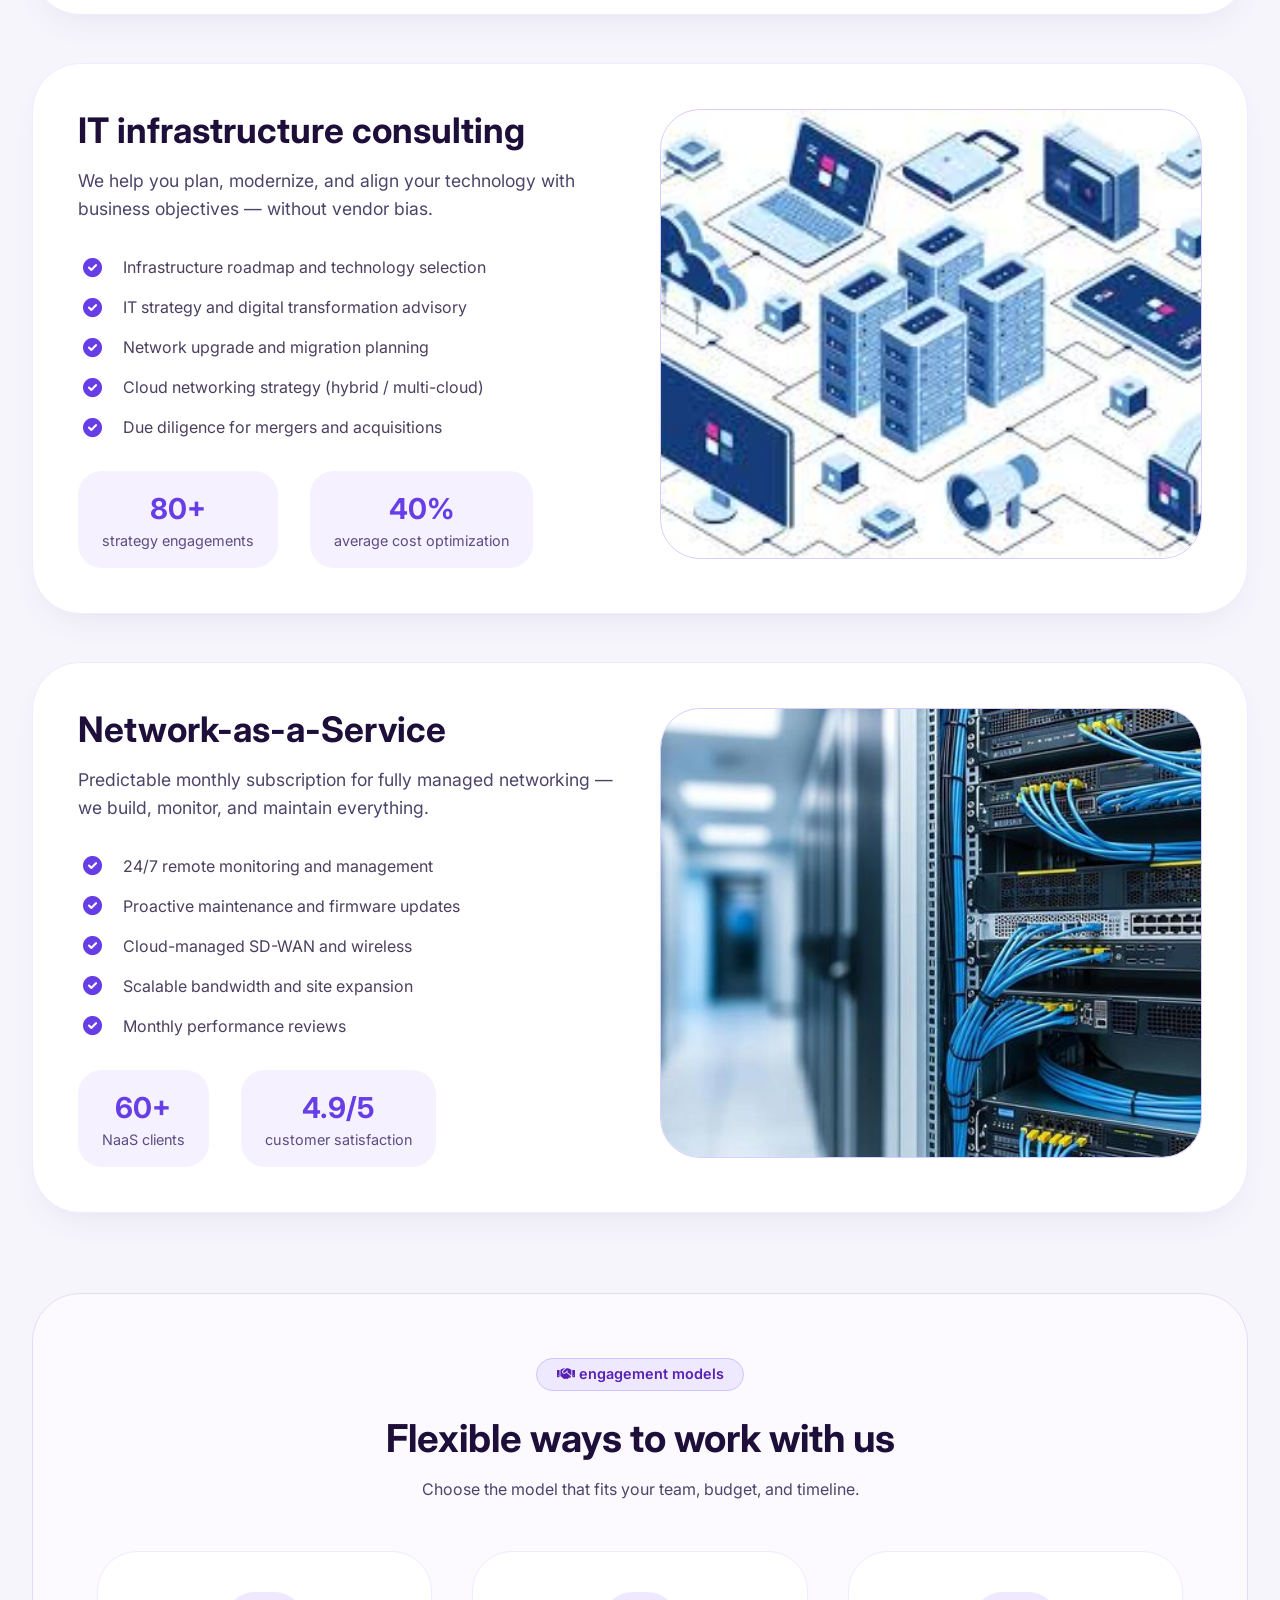
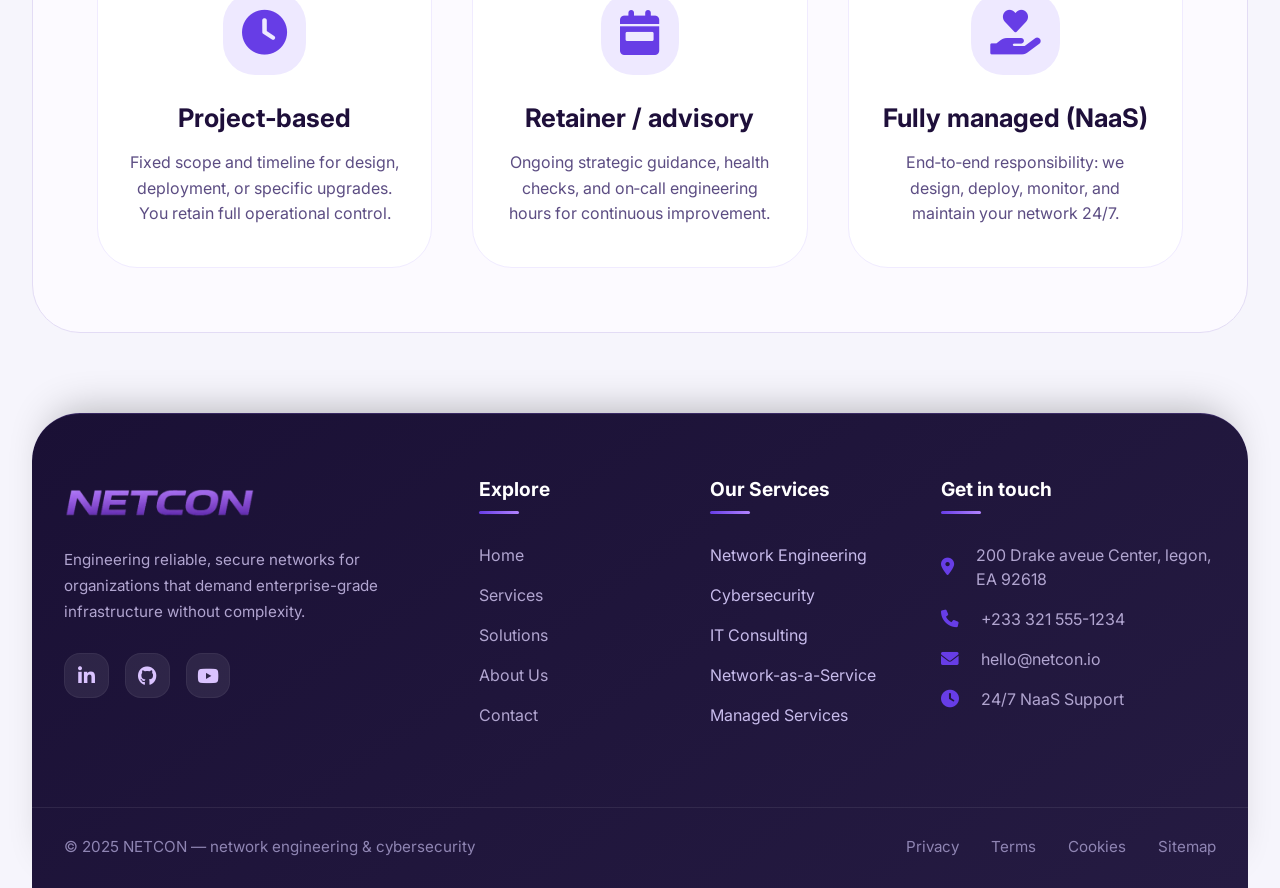
<file: NetCon/pages/services.html>
<!DOCTYPE html>
<html lang="en">
<head>
  <meta charset="UTF-8">
  <meta name="viewport" content="width=device-width, initial-scale=1.0">
  <title>NETCON | Core services</title>

  <link rel="icon" type="image/png" sizes="32x32" href="../assets/321.png">

  <!-- Font & Icons (clean, professional) -->
  <link rel="preconnect" href="https://fonts.googleapis.com">
  <link rel="preconnect" href="https://fonts.gstatic.com" crossorigin>
  <link href="https://fonts.googleapis.com/css2?family=Inter:opsz,wght@14..32,300;14..32,400;14..32,500;14..32,600;14..32,700;14..32,800&display=swap" rel="stylesheet">
  <link rel="stylesheet" href="https://cdnjs.cloudflare.com/ajax/libs/font-awesome/6.0.0-beta3/css/all.min.css">
<link rel="stylesheet" href="../css/services.css">
<link rel="stylesheet" href="../css/global.css">

</head>
<body>
  <div class="container">
    <!-- navigation -->
    <nav>
      <div class="logo">
        <img src="../images/fff.png " alt="NETCON Logo">
      </div>
   <button class="menu-toggle" id="menuToggle">
    <i class="fas fa-bars"></i>
   </button>     
      <div class="nav-links" id="navLinks">
        <a href="../index.html">HOME</a>
        <a href="./services.html" class="active">SERVICES</a>
        <a href="./solutions.html">SOLUTIONS</a>
        <a href="./about.html">ABOUT</a>
        <a href="./contact.html">CONTACT</a>
      </div>
    </nav>

    <!-- page header -->
    <div class="page-header">
      <span class="purple-badge"><i class="fas fa-cogs"></i> What we deliver</span>
      <h1>Core infrastructure & security services</h1>
      <p>From greenfield design to 24/7 managed operations we cover the full lifecycle of your network.</p>
    </div>

    <!-- detailed service rows -->
    <div class="services-grid">
      <!-- 1. Network Engineering -->
      <div class="service-row">
        <div class="service-info">
          <h2>Network Engineering</h2>
          <p>We design and deploy business-grade network infrastructures that are reliable, scalable, and ready for tomorrow's demands.</p>
          <ul class="feature-list">
            <li><i class="fas fa-check-circle"></i> LAN / WAN architecture and design</li>
            <li><i class="fas fa-check-circle"></i> Router & switch configuration (Cisco, Juniper, Arista)</li>
            <li><i class="fas fa-check-circle"></i> Wireless site surveys and 802.11ax deployment</li>
            <li><i class="fas fa-check-circle"></i> Structured cabling and data center build</li>
            <li><i class="fas fa-check-circle"></i> Network optimization and QoS tuning</li>
          </ul>
          <div class="service-stats">
            <div class="stat-mini"><span class="number">350+</span> <div>networks built</div></div>
            <div class="stat-mini"><span class="number">99.9%</span> <div>post-deployment stability</div></div>
          </div>
        </div>
        <div class="service-image">
          <img src="../images/fiber-optic-cables-connected-to-an-optic-ports-in-data-center-photo.jpg" alt="Networking infrastructure">
        </div>
      </div>

      <!-- 2. Cybersecurity Solutions -->
      <div class="service-row">
        <div class="service-info">
          <h2>Cybersecurity solutions</h2>
          <p>We protect your infrastructure from internal and external threats with defense-in-depth strategies and continuous validation.</p>
          <ul class="feature-list">
            <li><i class="fas fa-check-circle"></i> Network security assessments & gap analysis</li>
            <li><i class="fas fa-check-circle"></i> Vulnerability scanning and penetration testing</li>
            <li><i class="fas fa-check-circle"></i> Firewall configuration (Palo Alto, Fortinet, pfSense)</li>
            <li><i class="fas fa-check-circle"></i> Intrusion detection / prevention systems</li>
            <li><i class="fas fa-check-circle"></i> Risk analysis and compliance roadmaps</li>
          </ul>
          <div class="service-stats">
            <div class="stat-mini"><span class="number">2.4K</span> <div>threats neutralized</div></div>
            <div class="stat-mini"><span class="number">100%</span> <div>confidentiality</div></div>
          </div>
        </div>
        <div class="service-image">
          <img src="../images/images (4).jpeg" alt="Cybersecurity">
        </div>
      </div>

      <!-- 3. IT Infrastructure Consulting -->
      <div class="service-row">
        <div class="service-info">
          <h2>IT infrastructure consulting</h2>
          <p>We help you plan, modernize, and align your technology with business objectives — without vendor bias.</p>
          <ul class="feature-list">
            <li><i class="fas fa-check-circle"></i> Infrastructure roadmap and technology selection</li>
            <li><i class="fas fa-check-circle"></i> IT strategy and digital transformation advisory</li>
            <li><i class="fas fa-check-circle"></i> Network upgrade and migration planning</li>
            <li><i class="fas fa-check-circle"></i> Cloud networking strategy (hybrid / multi-cloud)</li>
            <li><i class="fas fa-check-circle"></i> Due diligence for mergers and acquisitions</li>
          </ul>
          <div class="service-stats">
            <div class="stat-mini"><span class="number">80+</span> <div>strategy engagements</div></div>
            <div class="stat-mini"><span class="number">40%</span> <div>average cost optimization</div></div>
          </div>
        </div>
        <div class="service-image">
          <img src="../images/images (5).jpeg" alt="">
        </div>
      </div>

      <!-- 4. Network‑as‑a‑Service (NaaS) -->
      <div class="service-row">
        <div class="service-info">
          <h2>Network-as-a-Service</h2>
          <p>Predictable monthly subscription for fully managed networking — we build, monitor, and maintain everything.</p>
          <ul class="feature-list">
            <li><i class="fas fa-check-circle"></i> 24/7 remote monitoring and management</li>
            <li><i class="fas fa-check-circle"></i> Proactive maintenance and firmware updates</li>
            <li><i class="fas fa-check-circle"></i> Cloud-managed SD-WAN and wireless</li>
            <li><i class="fas fa-check-circle"></i> Scalable bandwidth and site expansion</li>
            <li><i class="fas fa-check-circle"></i> Monthly performance reviews</li>
          </ul>
          <div class="service-stats">
            <div class="stat-mini"><span class="number">60+</span> <div>NaaS clients</div></div>
            <div class="stat-mini"><span class="number">4.9/5</span> <div>customer satisfaction</div></div>
          </div>
        </div>
        <div class="service-image">
          <img src="../images/server-room-infrastructure-data-center-equipment-and-network-cables-photo.jpg" alt="Network-as-a-Service">
        </div>
      </div>
    </div>

    <!-- engagement models -->
    <div class="engagement-section">
      <div style="text-align: center;">
        <span class="purple-badge"><i class="fas fa-handshake"></i> engagement models</span>
        <h2 style="font-size: 2.4rem; margin: 1.5rem 0 1rem;">Flexible ways to work with us</h2>
        <p style="color: var(--text-secondary); max-width: 700px; margin: 0 auto;">Choose the model that fits your team, budget, and timeline.</p>
      </div>

      <div class="engagement-grid">
        <div class="engagement-card">
          <i class="fas fa-clock"></i>
          <h3>Project‑based</h3>
          <p style="color: var(--text-muted);">Fixed scope and timeline for design, deployment, or specific upgrades. You retain full operational control.</p>
        </div>
        <div class="engagement-card">
          <i class="fas fa-calendar-week"></i>
          <h3>Retainer / advisory</h3>
          <p style="color: var(--text-muted);">Ongoing strategic guidance, health checks, and on‑call engineering hours for continuous improvement.</p>
        </div>
        <div class="engagement-card">
          <i class="fas fa-hand-holding-heart"></i>
          <h3>Fully managed (NaaS)</h3>
          <p style="color: var(--text-muted);">End‑to‑end responsibility: we design, deploy, monitor, and maintain your network 24/7.</p>
        </div>
      </div>
    </div>

    <!-- footer -->
<!-- FOOTER HTML - Place this in your footer section -->
<footer>
  <div class="footer-main">
    <!-- Column 1: Company info -->
    <div class="footer-about">
      <div class="logo">
        <img src="../images/fff.png" alt="NETCON Logo">
      </div>
      <p>Engineering reliable, secure networks for organizations that demand enterprise-grade infrastructure without complexity.</p>
      <div class="footer-social">
        <a href="#"><i class="fab fa-linkedin-in"></i></a>
        <a href="#"><i class="fab fa-github"></i></a>
        <a href="#"><i class="fab fa-youtube"></i></a>
      </div>
    </div>

    <!-- Column 2: Quick links -->
    <div class="footer-col">
      <h4>Explore</h4>
      <ul>
        <li><a href="index.html">Home</a></li>
        <li><a href="services.html">Services</a></li>
        <li><a href="solutions.html">Solutions</a></li>
        <li><a href="about.html">About Us</a></li>
        <li><a href="contact.html">Contact</a></li>
      </ul>
    </div>

    <!-- Column 3: Services -->
    <div class="footer-col">
      <h4>Our Services</h4>
      <ul>
        <li>Network Engineering</li>
        <li>Cybersecurity</li>
        <li>IT Consulting</li>
        <li>Network-as-a-Service</li>
        <li>Managed Services</li>
      </ul>
    </div>

    <!-- Column 4: Contact info -->
    <div class="footer-col">
      <h4>Get in touch</h4>
      <ul class="footer-contact">
        <li>
          <i class="fas fa-map-marker-alt"></i>
          <span>200 Drake aveue Center, legon, EA 92618</span>
        </li>
        <li>
          <i class="fas fa-phone"></i>
          <span>+233 321 555-1234</span>
        </li>
        <li>
          <i class="fas fa-envelope"></i>
          <span>hello@netcon.io</span>
        </li>
        <li>
          <i class="fas fa-clock"></i>
          <span>24/7 NaaS Support</span>
        </li>
      </ul>
    </div>
  </div>

  <!-- Bottom bar -->
  <div class="footer-bottom">
    <div>© 2025 NETCON — network engineering & cybersecurity</div>
    <div class="footer-bottom-links">
      <a href="#">Privacy</a>
      <a href="#">Terms</a>
      <a href="#">Cookies</a>
      <a href="#">Sitemap</a>
    </div>
  </div>
</footer>

  <button class="theme-toggle" id="themeToggle" aria-label="Toggle dark/light mode">
  <i class="fas fa-moon"></i>
  <span>Dark</span>
</button>

  </div>
<!-- Add this modal HTML structure before closing body tag -->
<div class="modal-overlay" id="legalModal">
  <div class="modal-container">
    <!-- Modal Header -->
    <div class="modal-header">
      <h2>Legal Information</h2>
      <button class="modal-close"><i class="fas fa-times"></i></button>
    </div>
    
    <!-- Modal Content with Left Nav and Right Content -->
    <div class="modal-content">
      <!-- Left Navigation Panel -->
      <div class="modal-nav">
        <button class="modal-nav-item active" data-section="terms">
          <i class="fas fa-file-contract"></i>
          Terms of Service
        </button>
        <button class="modal-nav-item" data-section="privacy">
          <i class="fas fa-shield-alt"></i>
          Privacy Policy
        </button>
        <button class="modal-nav-item" data-section="cookies">
          <i class="fas fa-cookie-bite"></i>
          Cookie Policy
        </button>
        <button class="modal-nav-item" data-section="sitemap">
          <i class="fas fa-sitemap"></i>
          Sitemap
        </button>
      </div>
      
      <!-- Right Content Area -->
      <div class="modal-right">
        <!-- Terms of Service Content -->
        <div class="modal-section-content active" id="terms-content">
          <h3>Terms of Service</h3>
          <div class="content-body">
            <h4>1. Acceptance of Terms</h4>
            <p>By accessing or using NETCON's services, you agree to be bound by these Terms of Service and all applicable laws and regulations. If you do not agree with any part of these terms, you may not use our services.</p>
            
            <h4>2. Service Description</h4>
            <p>NETCON provides network engineering, cybersecurity solutions, IT infrastructure consulting, and managed networking services. We reserve the right to modify, suspend, or discontinue any part of our services with or without notice.</p>
            
            <h4>3. Client Responsibilities</h4>
            <p>You are responsible for maintaining the confidentiality of your account credentials and for all activities that occur under your account. You agree to provide accurate and complete information when engaging our services.</p>
            
            <h4>4. Payment Terms</h4>
            <p>Fees for services are outlined in your service agreement. Invoices are due within 30 days of receipt. Late payments may incur interest charges and suspension of services.</p>
            
            <h4>5. Intellectual Property</h4>
            <p>All materials provided by NETCON, including designs, configurations, and documentation, remain our intellectual property. You receive a license to use these materials for your internal business purposes only.</p>
            
            <h4>6. Limitation of Liability</h4>
            <p>NETCON shall not be liable for indirect, incidental, or consequential damages. Our total liability shall not exceed the fees paid for services during the twelve months preceding the claim.</p>
            
            <h4>7. Termination</h4>
            <p>Either party may terminate services with written notice as specified in your service agreement. Upon termination, you must pay all outstanding fees and return any NETCON property.</p>
            
            <h4>8. Governing Law</h4>
            <p>These terms shall be governed by the laws of the State of California without regard to its conflict of law provisions.</p>
          </div>
        </div>
        
        <!-- Privacy Policy Content -->
        <div class="modal-section-content" id="privacy-content">
          <h3>Privacy Policy</h3>
          <div class="content-body">
            <h4>1. Information We Collect</h4>
            <p>We collect information you provide directly, such as name, email address, company name, and payment information. We also automatically collect certain information about your device and usage of our services.</p>
            
            <h4>2. How We Use Information</h4>
            <p>We use collected information to provide and improve our services, process payments, communicate with you, and comply with legal obligations.</p>
            
            <h4>3. Information Sharing</h4>
            <p>We do not sell your personal information. We may share information with trusted service providers who assist in operating our business, subject to confidentiality agreements.</p>
            
            <h4>4. Data Security</h4>
            <p>We implement industry-standard security measures to protect your information. However, no method of transmission over the internet is 100% secure.</p>
            
            <h4>5. Your Rights</h4>
            <p>You may access, correct, or delete your personal information by contacting us. You may also opt out of marketing communications at any time.</p>
            
            <h4>6. Data Retention</h4>
            <p>We retain your information as long as necessary to provide services and fulfill legal obligations. You may request deletion of your data.</p>
            
            <h4>7. International Transfers</h4>
            <p>Your information may be transferred to and processed in countries other than your own, with appropriate safeguards in place.</p>
            
            <h4>8. Changes to Policy</h4>
            <p>We may update this Privacy Policy from time to time. We will notify you of material changes through our website or via email.</p>
          </div>
        </div>
        
        <!-- Cookie Policy Content -->
        <div class="modal-section-content" id="cookies-content">
          <h3>Cookie Policy</h3>
          <div class="content-body">
            <h4>1. What Are Cookies</h4>
            <p>Cookies are small text files stored on your device when you visit websites. They help us provide a better user experience and understand how you use our site.</p>
            
            <h4>2. Types of Cookies We Use</h4>
            <p><strong>Essential Cookies:</strong> Required for basic site functionality, such as login and security.</p>
            <p><strong>Analytics Cookies:</strong> Help us understand how visitors interact with our website.</p>
            <p><strong>Preference Cookies:</strong> Remember your settings and choices.</p>
            <p><strong>Marketing Cookies:</strong> Used to deliver relevant advertisements.</p>
            
            <h4>3. Third-Party Cookies</h4>
            <p>We may allow select partners to set cookies for analytics and advertising purposes. These third parties have their own privacy policies.</p>
            
            <h4>4. Cookie Management</h4>
            <p>Most browsers allow you to control cookies through settings. You can block or delete cookies, but this may affect site functionality.</p>
            
            <h4>5. Specific Cookies We Use</h4>
            <p><strong>session_id:</strong> Essential for maintaining login state (expires after browser close)</p>
            <p><strong>_ga:</strong> Google Analytics identifier (expires after 2 years)</p>
            <p><strong>preferences:</strong> Stores user preferences (expires after 1 year)</p>
            
            <h4>6. Updates to This Policy</h4>
            <p>We may update our Cookie Policy periodically. Continued use of our site constitutes acceptance of any changes.</p>
          </div>
        </div>
        
        <!-- Sitemap Content -->
        <div class="modal-section-content" id="sitemap-content">
          <h3>Sitemap</h3>
          <div class="content-body">
            <h4>Main Pages</h4>
            <ul class="sitemap-list">
              <li><a href="index.html">Home</a></li>
              <li><a href="services.html">Services</a></li>
              <li><a href="solutions.html">Solutions</a></li>
              <li><a href="about.html">About Us</a></li>
              <li><a href="contact.html">Contact</a></li>
            </ul>
            
            <h4>Services</h4>
            <ul class="sitemap-list">
              <li><a href="#">Network Engineering</a></li>
              <li><a href="#">Cybersecurity Solutions</a></li>
              <li><a href="#">IT Infrastructure Consulting</a></li>
              <li><a href="#">Network-as-a-Service</a></li>
              <li><a href="#">Managed Services</a></li>
            </ul>
            
            <h4>Solutions</h4>
            <ul class="sitemap-list">
              <li><a href="#">Secure SD-WAN</a></li>
              <li><a href="#">Zero Trust Network Access</a></li>
              <li><a href="#">Unified Campus Network</a></li>
              <li><a href="#">Managed Detection & Response</a></li>
            </ul>
            
            <h4>Resources</h4>
            <ul class="sitemap-list">
              <li><a href="#">Blog</a></li>
              <li><a href="#">Case Studies</a></li>
              <li><a href="#">White Papers</a></li>
              <li><a href="#">Webinars</a></li>
            </ul>
            
            <h4>Legal</h4>
            <ul class="sitemap-list">
              <li><a href="#" class="modal-link" data-section="terms">Terms of Service</a></li>
              <li><a href="#" class="modal-link" data-section="privacy">Privacy Policy</a></li>
              <li><a href="#" class="modal-link" data-section="cookies">Cookie Policy</a></li>
            </ul>
          </div>
        </div>
      </div>
    </div>
    
    <!-- Modal Footer -->
    <div class="modal-footer">
      <p>Last updated: March 2026</p>
      <button class="btn-primary modal-accept">Accept & Close</button>
    </div>
  </div>
</div>

<script src="../js/global.js"></script>

</body>
</html>
</file>
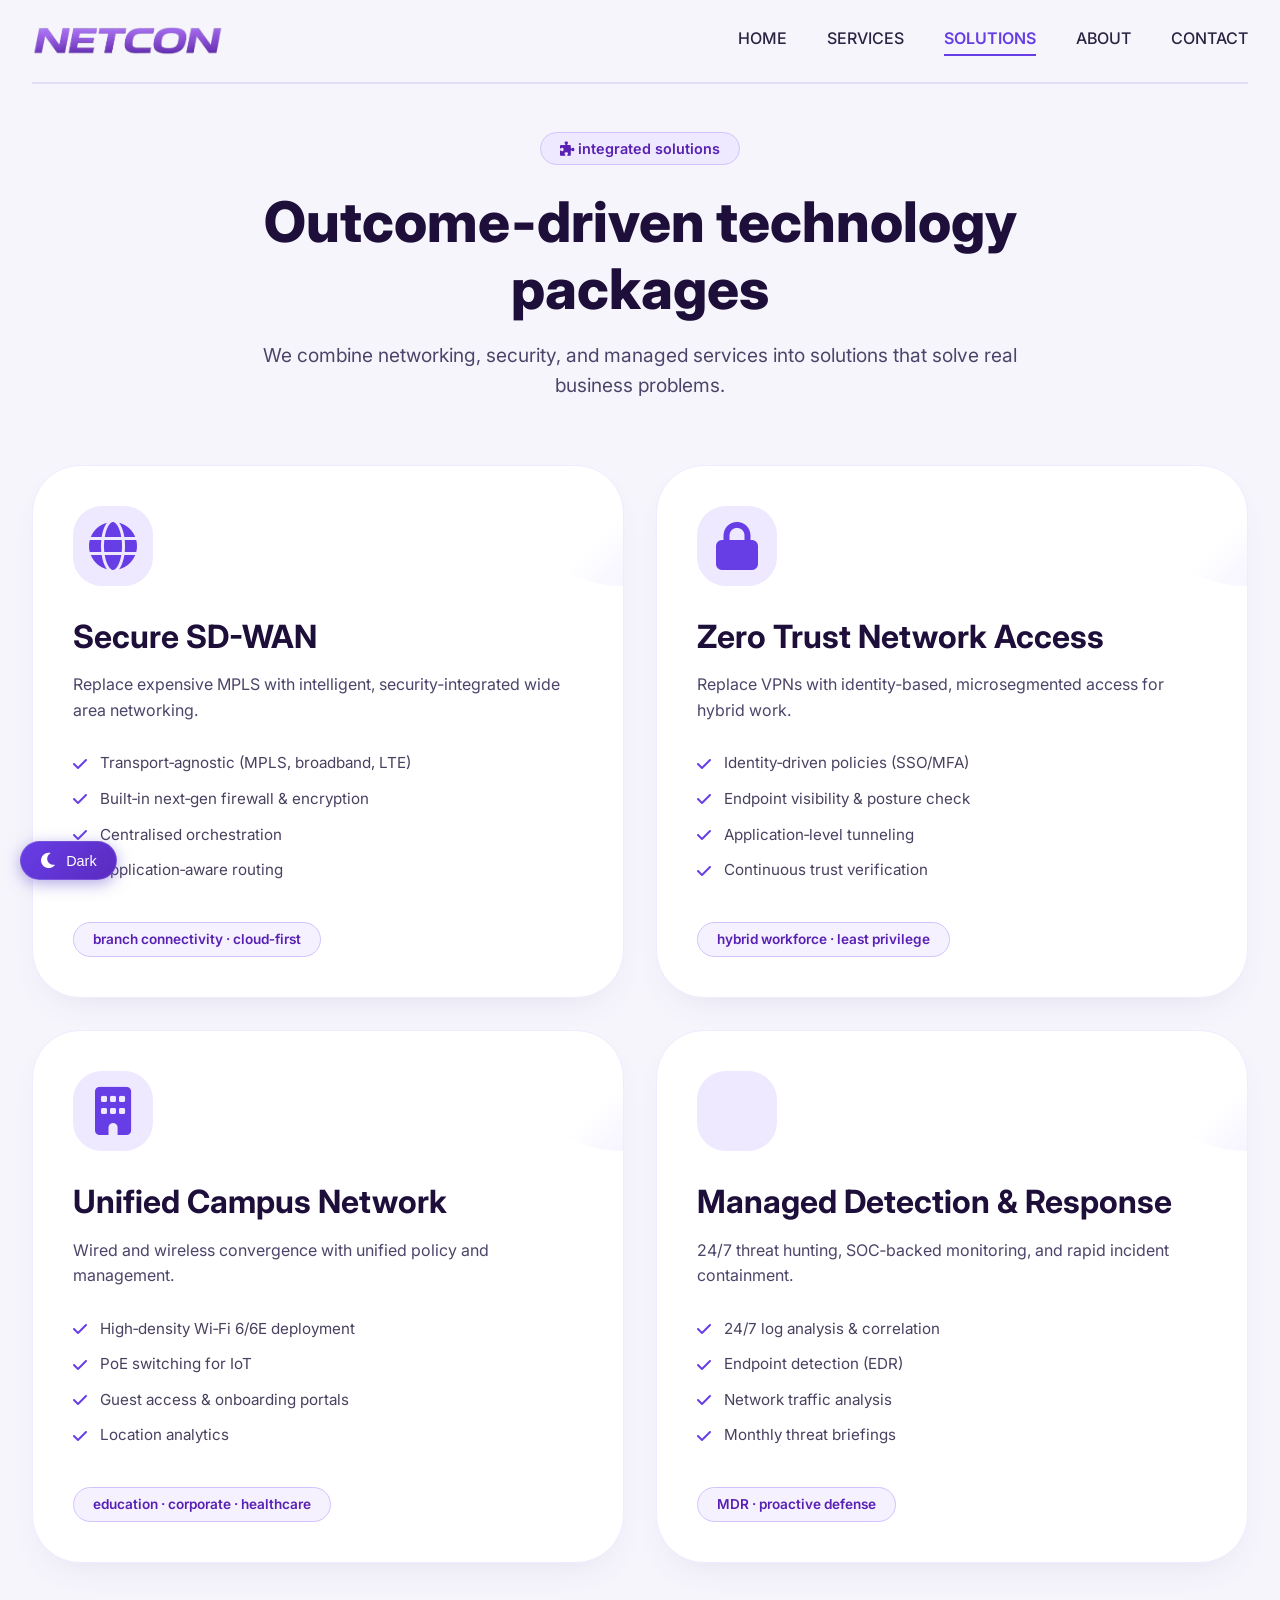
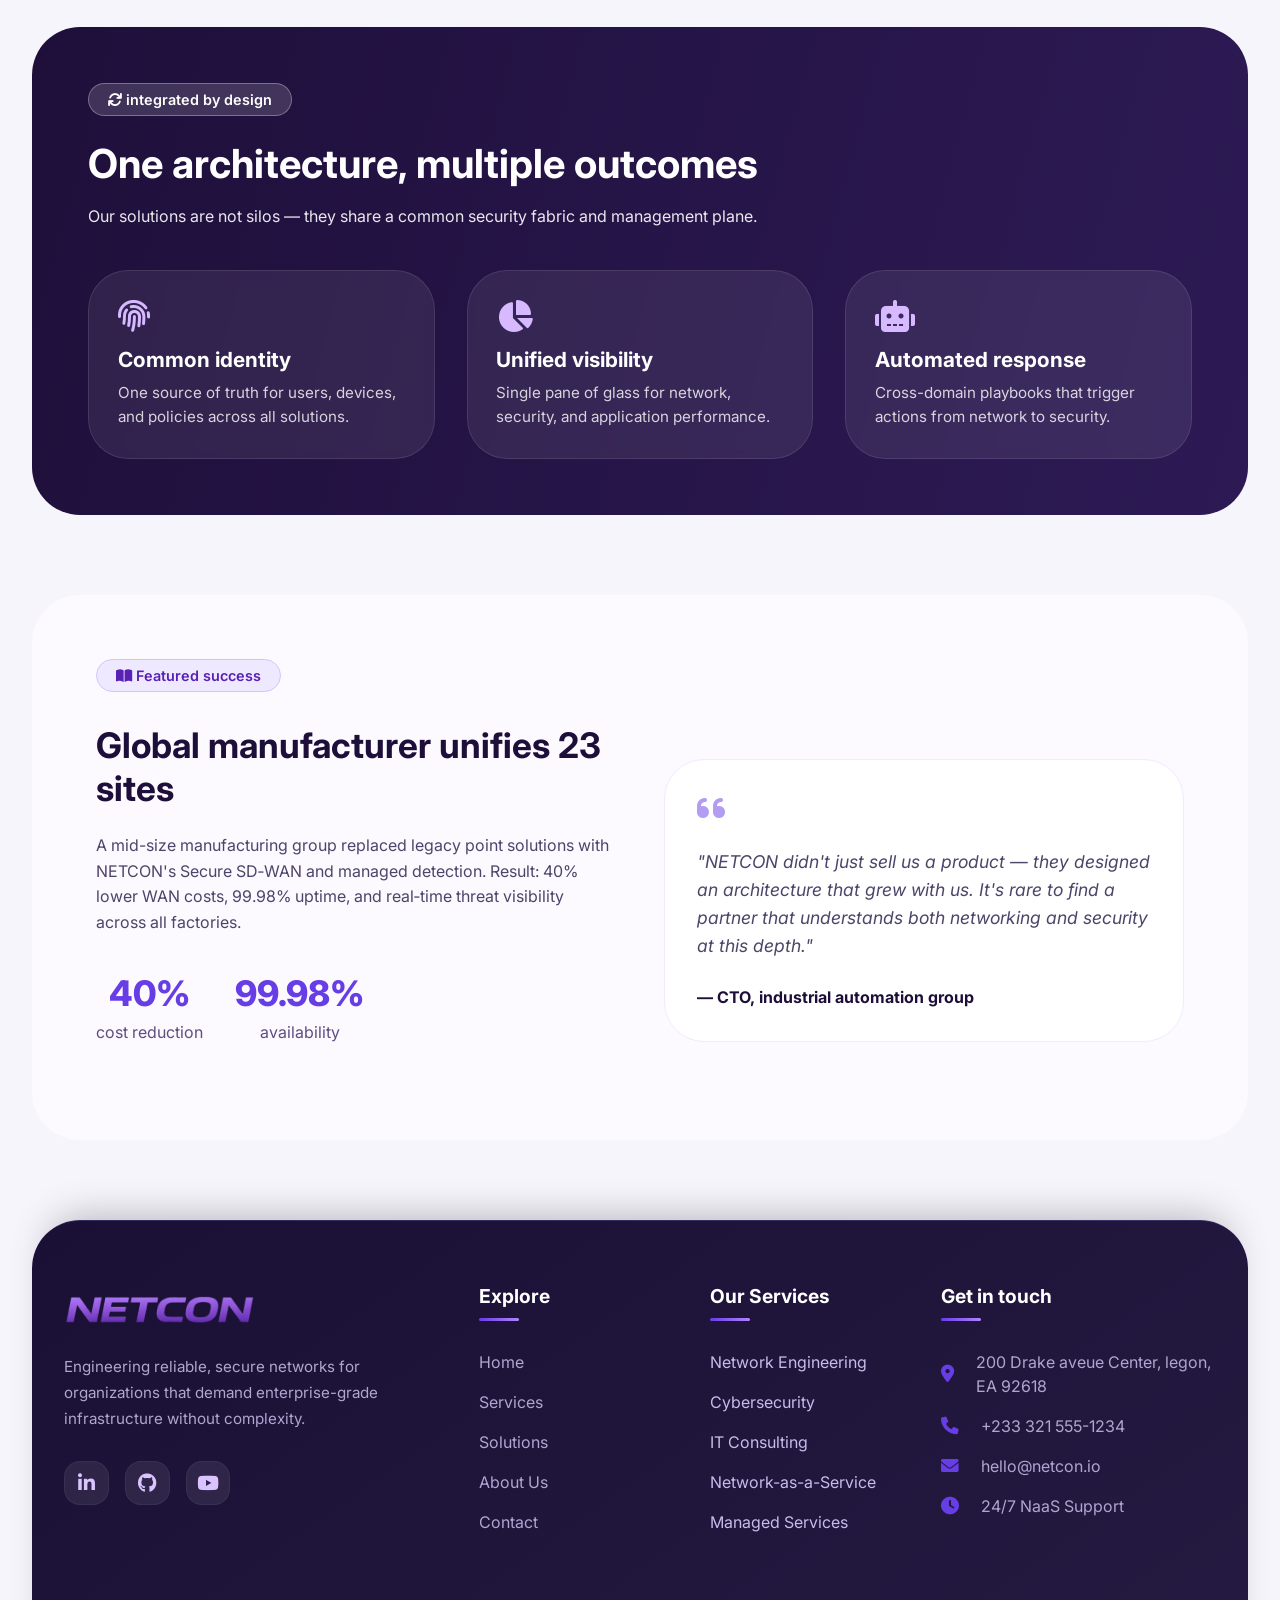
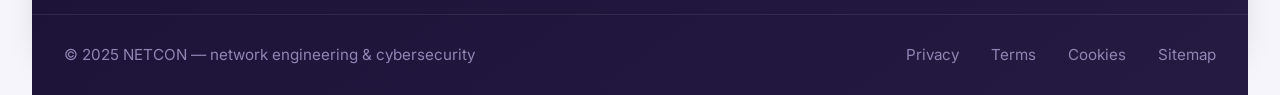
<file: NetCon/pages/solutions.html>
<!DOCTYPE html>
<html lang="en">
<head>
  <meta charset="UTF-8">
  <meta name="viewport" content="width=device-width, initial-scale=1.0">
  <title>NETCON | solutions</title>

  <link rel="icon" type="image/png" sizes="32x32" href="../assets/321.png">

  <!-- Font & Icons (clean, professional) -->
  <link rel="preconnect" href="https://fonts.googleapis.com">
  <link rel="preconnect" href="https://fonts.gstatic.com" crossorigin>
  <link href="https://fonts.googleapis.com/css2?family=Inter:opsz,wght@14..32,300;14..32,400;14..32,500;14..32,600;14..32,700;14..32,800&display=swap" rel="stylesheet">
  <link rel="stylesheet" href="https://cdnjs.cloudflare.com/ajax/libs/font-awesome/6.0.0-beta3/css/all.min.css">
  <link rel="stylesheet" href="../css/solutions.css">
  <link rel="stylesheet" href="../css/global.css">
</head>
<body>
  <div class="container">
    <!-- navigation -->
    <nav>
      <div class="logo">
        <img src="../images/fff.png" alt="NETCON Logo">
      </div>
  <button class="menu-toggle" id="menuToggle">
    <i class="fas fa-bars"></i>
  </button>
      
      <div class="nav-links" id="navLinks">
        <a href="../index.html">HOME</a>
        <a href="./services.html">SERVICES</a>
        <a href="./solutions.html" class="active">SOLUTIONS</a>
        <a href="./about.html">ABOUT</a>
        <a href="./contact.html">CONTACT</a>
      </div>
    </nav>

    <!-- page header -->
    <div class="page-header">
      <span class="purple-badge"><i class="fas fa-puzzle-piece"></i> integrated solutions</span>
      <h1>Outcome‑driven technology packages</h1>
      <p>We combine networking, security, and managed services into solutions that solve real business problems.</p>
    </div>

    <!-- main solutions grid -->
    <div class="solutions-grid">
      <!-- solution 1: Secure SD-WAN -->
      <div class="solution-card">
        <div class="solution-icon"><i class="fas fa-globe"></i></div>
        <h2>Secure SD-WAN</h2>
        <p>Replace expensive MPLS with intelligent, security‑integrated wide area networking.</p>
        <ul class="solution-features">
          <li><i class="fas fa-check"></i> Transport‑agnostic (MPLS, broadband, LTE)</li>
          <li><i class="fas fa-check"></i> Built‑in next‑gen firewall & encryption</li>
          <li><i class="fas fa-check"></i> Centralised orchestration</li>
          <li><i class="fas fa-check"></i> Application‑aware routing</li>
        </ul>
        <div class="solution-tag">branch connectivity · cloud‑first</div>
      </div>

      <!-- solution 2: Zero Trust Network Access -->
      <div class="solution-card">
        <div class="solution-icon"><i class="fas fa-lock"></i></div>
        <h2>Zero Trust Network Access</h2>
        <p>Replace VPNs with identity‑based, microsegmented access for hybrid work.</p>
        <ul class="solution-features">
          <li><i class="fas fa-check"></i> Identity‑driven policies (SSO/MFA)</li>
          <li><i class="fas fa-check"></i> Endpoint visibility & posture check</li>
          <li><i class="fas fa-check"></i> Application‑level tunneling</li>
          <li><i class="fas fa-check"></i> Continuous trust verification</li>
        </ul>
        <div class="solution-tag">hybrid workforce · least privilege</div>
      </div>

      <!-- solution 3: Unified Campus Network -->
      <div class="solution-card">
        <div class="solution-icon"><i class="fas fa-building"></i></div>
        <h2>Unified Campus Network</h2>
        <p>Wired and wireless convergence with unified policy and management.</p>
        <ul class="solution-features">
          <li><i class="fas fa-check"></i> High‑density Wi‑Fi 6/6E deployment</li>
          <li><i class="fas fa-check"></i> PoE switching for IoT</li>
          <li><i class="fas fa-check"></i> Guest access & onboarding portals</li>
          <li><i class="fas fa-check"></i> Location analytics</li>
        </ul>
        <div class="solution-tag">education · corporate · healthcare</div>
      </div>

      <!-- solution 4: Managed Detection & Response -->
      <div class="solution-card">
        <div class="solution-icon"><i class="fas fa-shield-halos"></i></div>
        <h2>Managed Detection & Response</h2>
        <p>24/7 threat hunting, SOC‑backed monitoring, and rapid incident containment.</p>
        <ul class="solution-features">
          <li><i class="fas fa-check"></i> 24/7 log analysis & correlation</li>
          <li><i class="fas fa-check"></i> Endpoint detection (EDR)</li>
          <li><i class="fas fa-check"></i> Network traffic analysis</li>
          <li><i class="fas fa-check"></i> Monthly threat briefings</li>
        </ul>
        <div class="solution-tag">MDR · proactive defense</div>
      </div>
    </div>

    <!-- integrated approach banner -->
    <div class="integrated-banner">
      <span class="purple-badge" style="background: rgba(255,255,255,0.15); color: white; border-color: rgba(255,255,255,0.3);"><i class="fas fa-sync"></i> integrated by design</span>
      <h2 class=" purple-font"style="font-size: 2.5rem; margin: 1.5rem 0 1rem;">One architecture, multiple outcomes</h2>
      <p  class=" purple-font" style="opacity: 0.9; max-width: 700px;">Our solutions are not silos — they share a common security fabric and management plane.</p>
      
      <div class="integrated-grid">
        <div class="integrated-item">
          <i class="fas fa-fingerprint"></i>
          <h4 class="purple-font">Common identity</h4>
          <p class="purple-font">One source of truth for users, devices, and policies across all solutions.</p>
        </div>
        <div class="integrated-item">
          <i class="fas fa-chart-pie"></i>
          <h4 class="purple-font">Unified visibility</h4>
          <p class="purple-font">Single pane of glass for network, security, and application performance.</p>
        </div>
        <div class="integrated-item">
          <i class="fas fa-robot"></i>
          <h4 class="purple-font">Automated response</h4>
          <p class="purple-font">Cross-domain playbooks that trigger actions from network to security.</p>
        </div>
      </div>
    </div>

    <!-- case study / success story -->
    <div class="case-study-section">
      <span class="purple-badge"><i class="fas fa-book-open"></i> Featured success</span>
      <div class="case-study-grid">
        <div>
          <h3 style="font-size: 2.2rem;">Global manufacturer unifies 23 sites</h3>
          <p style="color: var(--text-secondary); margin: 1.5rem 0;">A mid-size manufacturing group replaced legacy point solutions with NETCON's Secure SD‑WAN and managed detection. Result: 40% lower WAN costs, 99.98% uptime, and real‑time threat visibility across all factories.</p>
          <div class="case-study-metrics">
            <div class="metric-circle"><span class="number">40%</span> <div style="color: var(--text-muted);">cost reduction</div></div>
            <div class="metric-circle"><span class="number">99.98%</span> <div style="color: var(--text-muted);">availability</div></div>
          </div>
        </div>
        <div style="background: var(--bg-card); border-radius: var(--radius-large); padding: 2rem; border: 1px solid var(--border-light);">
          <div style="display: flex; gap: 0.8rem; margin-bottom: 1.5rem;">
            <i class="fas fa-quote-left" style="font-size: 2rem; color: var(--purple-primary); opacity: 0.5;"></i>
          </div>
          <p style="font-size: 1.1rem; font-style: italic;">"NETCON didn't just sell us a product — they designed an architecture that grew with us. It's rare to find a partner that understands both networking and security at this depth."</p>
          <div style="margin-top: 1.5rem;">
            <strong>— CTO, industrial automation group</strong>
          </div>
        </div>
      </div>
    </div>

    <!-- footer -->
<!-- FOOTER HTML - Place this in your footer section -->
<footer>
  <div class="footer-main">
    <!-- Column 1: Company info -->
    <div class="footer-about">
      <div class="logo">
        <img src="../images/fff.png" alt="NETCON Logo">
      </div>
      <p>Engineering reliable, secure networks for organizations that demand enterprise-grade infrastructure without complexity.</p>
      <div class="footer-social">
        <a href="#"><i class="fab fa-linkedin-in"></i></a>
        <a href="#"><i class="fab fa-github"></i></a>
        <a href="#"><i class="fab fa-youtube"></i></a>
      </div>
    </div>

    <!-- Column 2: Quick links -->
    <div class="footer-col">
      <h4>Explore</h4>
      <ul>
        <li><a href="../index.html">Home</a></li>
        <li><a href="./services.html">Services</a></li>
        <li><a href="./solutions.html">Solutions</a></li>
        <li><a href="./about.html">About Us</a></li>
        <li><a href="./contact.html">Contact</a></li>
      </ul>
    </div>

    <!-- Column 3: Services -->
    <div class="footer-col">
      <h4>Our Services</h4>
      <ul>
        <li>Network Engineering</li>
        <li>Cybersecurity</li>
        <li>IT Consulting</li>
        <li>Network-as-a-Service</li>
        <li>Managed Services</li>
      </ul>
    </div>

    <!-- Column 4: Contact info -->
    <div class="footer-col">
      <h4>Get in touch</h4>
      <ul class="footer-contact">
        <li>
          <i class="fas fa-map-marker-alt"></i>
          <span>200 Drake aveue Center, legon, EA 92618</span>
        </li>
        <li>
          <i class="fas fa-phone"></i>
          <span>+233 321 555-1234</span>
        </li>
        <li>
          <i class="fas fa-envelope"></i>
          <span>hello@netcon.io</span>
        </li>
        <li>
          <i class="fas fa-clock"></i>
          <span>24/7 NaaS Support</span>
        </li>
      </ul>
    </div>
  </div>

  <!-- Bottom bar -->
  <div class="footer-bottom">
    <div>© 2025 NETCON — network engineering & cybersecurity</div>
    <div class="footer-bottom-links">
      <a href="#">Privacy</a>
      <a href="#">Terms</a>
      <a href="#">Cookies</a>
      <a href="#">Sitemap</a>
    </div>
  </div>
</footer>
  </div>

  <button class="theme-toggle" id="themeToggle" aria-label="Toggle dark/light mode">
  <i class="fas fa-moon"></i>
  <span>Dark</span>
</button>

  <!-- Add this modal HTML structure before closing body tag -->
<div class="modal-overlay" id="legalModal">
  <div class="modal-container">
    <!-- Modal Header -->
    <div class="modal-header">
      <h2>Legal Information</h2>
      <button class="modal-close"><i class="fas fa-times"></i></button>
    </div>
    
    <!-- Modal Content with Left Nav and Right Content -->
    <div class="modal-content">
      <!-- Left Navigation Panel -->
      <div class="modal-nav">
        <button class="modal-nav-item active" data-section="terms">
          <i class="fas fa-file-contract"></i>
          Terms of Service
        </button>
        <button class="modal-nav-item" data-section="privacy">
          <i class="fas fa-shield-alt"></i>
          Privacy Policy
        </button>
        <button class="modal-nav-item" data-section="cookies">
          <i class="fas fa-cookie-bite"></i>
          Cookie Policy
        </button>
        <button class="modal-nav-item" data-section="sitemap">
          <i class="fas fa-sitemap"></i>
          Sitemap
        </button>
      </div>
      
      <!-- Right Content Area -->
      <div class="modal-right">
        <!-- Terms of Service Content -->
        <div class="modal-section-content active" id="terms-content">
          <h3>Terms of Service</h3>
          <div class="content-body">
            <h4>1. Acceptance of Terms</h4>
            <p>By accessing or using NETCON's services, you agree to be bound by these Terms of Service and all applicable laws and regulations. If you do not agree with any part of these terms, you may not use our services.</p>
            
            <h4>2. Service Description</h4>
            <p>NETCON provides network engineering, cybersecurity solutions, IT infrastructure consulting, and managed networking services. We reserve the right to modify, suspend, or discontinue any part of our services with or without notice.</p>
            
            <h4>3. Client Responsibilities</h4>
            <p>You are responsible for maintaining the confidentiality of your account credentials and for all activities that occur under your account. You agree to provide accurate and complete information when engaging our services.</p>
            
            <h4>4. Payment Terms</h4>
            <p>Fees for services are outlined in your service agreement. Invoices are due within 30 days of receipt. Late payments may incur interest charges and suspension of services.</p>
            
            <h4>5. Intellectual Property</h4>
            <p>All materials provided by NETCON, including designs, configurations, and documentation, remain our intellectual property. You receive a license to use these materials for your internal business purposes only.</p>
            
            <h4>6. Limitation of Liability</h4>
            <p>NETCON shall not be liable for indirect, incidental, or consequential damages. Our total liability shall not exceed the fees paid for services during the twelve months preceding the claim.</p>
            
            <h4>7. Termination</h4>
            <p>Either party may terminate services with written notice as specified in your service agreement. Upon termination, you must pay all outstanding fees and return any NETCON property.</p>
            
            <h4>8. Governing Law</h4>
            <p>These terms shall be governed by the laws of the State of California without regard to its conflict of law provisions.</p>
          </div>
        </div>
        
        <!-- Privacy Policy Content -->
        <div class="modal-section-content" id="privacy-content">
          <h3>Privacy Policy</h3>
          <div class="content-body">
            <h4>1. Information We Collect</h4>
            <p>We collect information you provide directly, such as name, email address, company name, and payment information. We also automatically collect certain information about your device and usage of our services.</p>
            
            <h4>2. How We Use Information</h4>
            <p>We use collected information to provide and improve our services, process payments, communicate with you, and comply with legal obligations.</p>
            
            <h4>3. Information Sharing</h4>
            <p>We do not sell your personal information. We may share information with trusted service providers who assist in operating our business, subject to confidentiality agreements.</p>
            
            <h4>4. Data Security</h4>
            <p>We implement industry-standard security measures to protect your information. However, no method of transmission over the internet is 100% secure.</p>
            
            <h4>5. Your Rights</h4>
            <p>You may access, correct, or delete your personal information by contacting us. You may also opt out of marketing communications at any time.</p>
            
            <h4>6. Data Retention</h4>
            <p>We retain your information as long as necessary to provide services and fulfill legal obligations. You may request deletion of your data.</p>
            
            <h4>7. International Transfers</h4>
            <p>Your information may be transferred to and processed in countries other than your own, with appropriate safeguards in place.</p>
            
            <h4>8. Changes to Policy</h4>
            <p>We may update this Privacy Policy from time to time. We will notify you of material changes through our website or via email.</p>
          </div>
        </div>
        
        <!-- Cookie Policy Content -->
        <div class="modal-section-content" id="cookies-content">
          <h3>Cookie Policy</h3>
          <div class="content-body">
            <h4>1. What Are Cookies</h4>
            <p>Cookies are small text files stored on your device when you visit websites. They help us provide a better user experience and understand how you use our site.</p>
            
            <h4>2. Types of Cookies We Use</h4>
            <p><strong>Essential Cookies:</strong> Required for basic site functionality, such as login and security.</p>
            <p><strong>Analytics Cookies:</strong> Help us understand how visitors interact with our website.</p>
            <p><strong>Preference Cookies:</strong> Remember your settings and choices.</p>
            <p><strong>Marketing Cookies:</strong> Used to deliver relevant advertisements.</p>
            
            <h4>3. Third-Party Cookies</h4>
            <p>We may allow select partners to set cookies for analytics and advertising purposes. These third parties have their own privacy policies.</p>
            
            <h4>4. Cookie Management</h4>
            <p>Most browsers allow you to control cookies through settings. You can block or delete cookies, but this may affect site functionality.</p>
            
            <h4>5. Specific Cookies We Use</h4>
            <p><strong>session_id:</strong> Essential for maintaining login state (expires after browser close)</p>
            <p><strong>_ga:</strong> Google Analytics identifier (expires after 2 years)</p>
            <p><strong>preferences:</strong> Stores user preferences (expires after 1 year)</p>
            
            <h4>6. Updates to This Policy</h4>
            <p>We may update our Cookie Policy periodically. Continued use of our site constitutes acceptance of any changes.</p>
          </div>
        </div>
        
        <!-- Sitemap Content -->
        <div class="modal-section-content" id="sitemap-content">
          <h3>Sitemap</h3>
          <div class="content-body">
            <h4>Main Pages</h4>
            <ul class="sitemap-list">
              <li><a href="index.html">Home</a></li>
              <li><a href="services.html">Services</a></li>
              <li><a href="solutions.html">Solutions</a></li>
              <li><a href="about.html">About Us</a></li>
              <li><a href="contact.html">Contact</a></li>
            </ul>
            
            <h4>Services</h4>
            <ul class="sitemap-list">
              <li><a href="#">Network Engineering</a></li>
              <li><a href="#">Cybersecurity Solutions</a></li>
              <li><a href="#">IT Infrastructure Consulting</a></li>
              <li><a href="#">Network-as-a-Service</a></li>
              <li><a href="#">Managed Services</a></li>
            </ul>
            
            <h4>Solutions</h4>
            <ul class="sitemap-list">
              <li><a href="#">Secure SD-WAN</a></li>
              <li><a href="#">Zero Trust Network Access</a></li>
              <li><a href="#">Unified Campus Network</a></li>
              <li><a href="#">Managed Detection & Response</a></li>
            </ul>
            
            <h4>Resources</h4>
            <ul class="sitemap-list">
              <li><a href="#">Blog</a></li>
              <li><a href="#">Case Studies</a></li>
              <li><a href="#">White Papers</a></li>
              <li><a href="#">Webinars</a></li>
            </ul>
            
            <h4>Legal</h4>
            <ul class="sitemap-list">
              <li><a href="#" class="modal-link" data-section="terms">Terms of Service</a></li>
              <li><a href="#" class="modal-link" data-section="privacy">Privacy Policy</a></li>
              <li><a href="#" class="modal-link" data-section="cookies">Cookie Policy</a></li>
            </ul>
          </div>
        </div>
      </div>
    </div>
    
    <!-- Modal Footer -->
    <div class="modal-footer">
      <p>Last updated: March 2026</p>
      <button class="btn-primary modal-accept">Accept & Close</button>
    </div>
  </div>
</div>

<script src="../js/global.js"></script>
  <!-- mobile menu script -->
  <script>
    (function() {
      const toggle = document.getElementById('menuToggle');
      const nav = document.getElementById('navLinks');
      if (toggle) {
        toggle.addEventListener('click', (e) => {
          e.stopPropagation();
          nav.classList.toggle('active');
        });
        document.addEventListener('click', (event) => {
          if (!nav.contains(event.target) && !toggle.contains(event.target) && nav.classList.contains('active')) {
            nav.classList.remove('active');
          }
        });
      }
    })();
  </script>
</body>
</html>
</file>
<file: NetCon/css/about.css>
/* ============================================
   NETCON ABOUT PAGE SPECIFIC STYLES
   Only styles NOT already in global CSS
   Use in addition to netcon-global.css
   ============================================ */

/* story section */
.story-section {
  display: grid;
  grid-template-columns: 1fr 1fr;
  gap: 3rem;
  align-items: center;
  margin: 4rem 0 6rem;
}

.story-content h2 {
  font-size: 2.5rem;
  margin-bottom: 1.8rem;
  color: var(--netcon-deep-purple);
}

.story-content p {
  color: var(--text-secondary);
  font-size: 1.1rem;
  margin-bottom: 1.5rem;
  line-height: 1.7;
}

.story-stats {
  display: flex;
  gap: 2.5rem;
  margin-top: 2.5rem;
}

.story-stat {
  text-align: center;
}

.story-stat .number {
  font-size: 2.8rem;
  font-weight: 800;
  color: var(--purple-primary);
}

.story-stat .label {
  color: var(--text-muted);
  font-size: 0.95rem;
}

.story-image {
  background: linear-gradient(145deg, #ede5ff, #ffffff);
  border-radius: var(--radius-xl);
  padding: 2rem;
  height: 400px;
  display: flex;
  align-items: center;
  justify-content: center;
  border: 1px solid var(--border-medium);
  box-shadow: var(--shadow-md);
}

.story-image i {
  font-size: 12rem;
  color: var(--purple-primary);
  opacity: 0.7;
  filter: drop-shadow(0 20px 20px #d2bcff);
}

/* values grid */
.values-section {
  background: var(--bg-soft);
  border-radius: var(--radius-xl);
  padding: 5rem 4rem;
  margin: 5rem 0;
}

.values-header {
  text-align: center;
  max-width: 600px;
  margin: 0 auto 4rem auto;
}

.values-header h2 {
  font-size: 2.5rem;
  margin: 1.5rem 0 1rem;
}

.values-grid {
  display: grid;
  grid-template-columns: repeat(3, 1fr);
  gap: 2rem;
}

.value-card {
  background: var(--bg-card);
  border-radius: var(--radius-large);
  padding: 2.5rem 2rem;
  text-align: center;
  border: 1px solid var(--border-light);
  transition: var(--transition-default);
}

.value-card:hover {
  transform: translateY(-6px);
  border-color: var(--border-hover);
  box-shadow: var(--shadow-md);
}

.value-icon {
  background: var(--bg-purple-light);
  width: 5rem;
  height: 5rem;
  border-radius: 2rem;
  display: flex;
  align-items: center;
  justify-content: center;
  margin: 0 auto 1.8rem;
  color: var(--purple-primary);
  font-size: 2.2rem;
}

.value-card h3 {
  font-size: 1.5rem;
  margin-bottom: 1rem;
}

.value-card p {
  color: var(--text-muted);
  line-height: 1.6;
}

/* leadership team */
.team-section {
  margin: 6rem 0;
}

.team-header {
  text-align: center;
  margin-bottom: 4rem;
}

.team-header h2 {
  font-size: 2.5rem;
  margin: 1.5rem 0 1rem;
}

.team-grid {
  display: grid;
  grid-template-columns: repeat(3, 1fr);
  gap: 2.5rem;
}

.team-card {
  background: var(--bg-card);
  border-radius: var(--radius-xl);
  padding: 2rem;
  border: 1px solid var(--border-light);
  text-align: center;
  transition: var(--transition-default);
}

.team-card:hover {
  border-color: var(--border-hover);
  box-shadow: var(--shadow-md);
}

.team-avatar {
  width: 120px;
  height: 120px;
  border-radius: 50%;
  background: var(--bg-purple-light);
  margin: 0 auto 1.5rem;
  display: flex;
  align-items: center;
  justify-content: center;
  border: 3px solid var(--purple-primary);
  color: var(--purple-primary);
  font-size: 3rem;
}

.team-card h3 {
  font-size: 1.5rem;
  margin-bottom: 0.3rem;
}

.team-title {
  color: var(--purple-primary);
  font-weight: 600;
  margin-bottom: 1rem;
}

.team-bio {
  color: var(--text-muted);
  font-size: 0.95rem;
  margin-bottom: 1.5rem;
}

.team-social {
  display: flex;
  gap: 1rem;
  justify-content: center;
}

.team-social i {
  color: var(--purple-icon-bg);
  background: #f1edff;
  padding: 0.5rem;
  border-radius: 50%;
  transition: var(--transition-default);
  cursor: pointer;
}

.team-social i:hover {
  background: var(--purple-primary);
  color: white;
}

/* certifications */
.cert-section {
  background: linear-gradient(105deg, var(--netcon-deep-purple) 0%, #2f1b57 100%);
  border-radius: var(--radius-xl);
  padding: 4rem;
  margin: 5rem 0;
  color: white;
}

.cert-grid {
  display: grid;
  grid-template-columns: repeat(4, 1fr);
  gap: 2rem;
  margin-top: 3rem;
}

.cert-item {
  text-align: center;
}

.cert-item i {
  font-size: 2.5rem;
  margin-bottom: 1rem;
  color: #d3b9ff;
}

.cert-item h4 {
  font-size: 1.2rem;
  margin-bottom: 0.5rem;
  color: white;
}

.cert-item p {
  opacity: 0.8;
  font-size: 0.9rem;
  color: rgba(255, 255, 255, 0.9);
}

/* responsive overrides - only for about-specific elements */
@media screen and (max-width: 950px) {
  .story-section {
    grid-template-columns: 1fr;
  }
  .values-grid {
    grid-template-columns: 1fr;
  }
  .team-grid {
    grid-template-columns: 1fr;
  }
  .cert-grid {
    grid-template-columns: 1fr 1fr;
  }
}

@media screen and (max-width: 600px) {
  .values-section {
    padding: 3rem 1.5rem;
  }
  .cert-grid {
    grid-template-columns: 1fr;
  }
  .story-image {
    height: 250px;
  }
  .story-image i {
    font-size: 8rem;
  }
}
</file>
<file: NetCon/css/global.css>
/* ============================================
   NETCON GLOBAL STYLESHEET
   White & Purple Palette | Blocksy Design System
   ============================================ */

* {
  margin: 0;
  padding: 0;
  box-sizing: border-box;
}

:root {
  /* NETCON Brand Colors - refined white & purple palette */
  --netcon-deep-purple: #1e0f3a;        /* deep navy-purple for primary text */
  --netcon-bright-purple: #5820b3;       /* vibrant purple for accents */
  --netcon-primary: #673de6;              /* main action purple */
  --netcon-primary-dark: #572ecb;         /* darker hover state */
  --netcon-purple-accent: #7c4dff;        /* icon and highlight purple */
  --netcon-purple-soft: #9b7aff;          /* soft purple for borders */
  --netcon-purple-mist: #f0eaff;          /* misty background */
  --netcon-bg-light: #f6f5fc;             /* off-white background */
  --netcon-card-white: #ffffff;            /* pure white cards */
  --netcon-white: #ffffff;            /* pure white cards */
  --netcon-border-light: #f0ebff;          /* subtle borders */
  --netcon-border-medium: #dacdff;         /* medium borders */
  --netcon-text-secondary: #4d4469;        /* body text */
  --netcon-text-soft: #4a405f;             /* softer text */
  --netcon-text-muted: #5c4d83;            /* muted text */
  --netcon-stat-number: #4819b3;            /* statistics numbers */

  /* supporting global variables */
  --bg-body: var(--netcon-bg-light);
  --bg-card: var(--netcon-card-white);
  --bg-soft: #fcfaff;
  --bg-soft-purple: #f5f1ff;
  --bg-purple-light: #eee9ff;
  --bg-purple-mist: var(--netcon-purple-mist);
  --bg-block-hover: #efe8ff;
  --bg-footer-gradient: linear-gradient(145deg, #1a1035, #251b42);

  --border-light: var(--netcon-border-light);
  --border-soft: #e3dcf5;
  --border-medium: var(--netcon-border-medium);
  --border-active: #cdbcfc;
  --border-hover: #b598ff;
  --border-strong: #d2c3ff;

  --text-primary: var(--netcon-deep-purple);
  --text-secondary: var(--netcon-text-secondary);
  --text-soft: var(--netcon-text-soft);
  --text-muted: var(--netcon-text-muted);
  --text-light: #5f4a9d;
  --text-bright: var(--netcon-bright-purple);
  --text-link-hover: #4a28ac;
  --text-stat: var(--netcon-stat-number);
  --text-footer: #c7bbeb;
  --text-footer-light: #e5daff;

  --purple-primary: var(--netcon-primary);
  --purple-primary-dark: var(--netcon-primary-dark);
  --purple-accent: var(--netcon-purple-accent);
  --purple-gradient-start: #3f1e7c;
  --purple-gradient-end: #8939d6;
  --purple-soft-start: #582dca;
  --purple-soft-shadow: #734bd1;
  --purple-border-focus: var(--netcon-purple-soft);
  --purple-icon-bg: #7d60cf;

  --shadow-sm: 0 15px 35px -15px rgba(93, 63, 139, 0.12);
  --shadow-md: 0 25px 45px -18px #6d4fc0;
  --shadow-lg: 0 35px 50px -35px #9780df;
  --shadow-btn: 0 10px 20px -10px #734bd1;
  --shadow-btn-hover: 0 18px 25px -14px var(--netcon-primary);
  --shadow-card: 0 20px 30px -12px #c8b8f0;
  --shadow-feat: 0 8px 15px -12px #997def;
  --shadow-footer: 0 -20px 40px -20px rgba(0, 0, 0, 0.3);

  --radius-small: 1.5rem;
  --radius-medium: 2rem;
  --radius-large: 2.5rem;
  --radius-xl: 3rem;
  --radius-full: 60px;
  --radius-circle: 50%;

  --transition-default: 0.2s ease;
}

/* ===== DARK/LIGHT MODE THEMES ===== */

/* Light Mode (Default) */
:root {
  --netcon-deep-purple: #1e0f3a;
  --netcon-bright-purple: #5820b3;
  --netcon-primary: #673de6;
  --netcon-primary-dark: #572ecb;
  --netcon-purple-accent: #7c4dff;
  --netcon-purple-soft: #9b7aff;
  --netcon-purple-mist: #f0eaff;
  --netcon-bg-light: #f6f5fc;
  --netcon-card-white: #ffffff;
  --netcon-border-light: #f0ebff;
  --netcon-border-medium: #dacdff;
  --netcon-text-secondary: #4d4469;
  --netcon-text-soft: #4a405f;
  --netcon-text-muted: #5c4d83;
  --netcon-stat-number: #4819b3;
  
  --bg-body: var(--netcon-bg-light);
  --bg-card: var(--netcon-card-white);
  --bg-soft: #fcfaff;
  --bg-soft-purple: #f5f1ff;
  --bg-purple-light: #eee9ff;
  --bg-block-hover: #efe8ff;
  --bg-footer-gradient: linear-gradient(145deg, #1a1035, #251b42);
  
  --border-light: var(--netcon-border-light);
  --border-soft: #e3dcf5;
  --border-medium: var(--netcon-border-medium);
  
  --text-primary: var(--netcon-deep-purple);
  --text-secondary: var(--netcon-text-secondary);
  --text-footer: #c7bbeb;
  --text-footer-light: #e5daff;
  
  --shadow-sm: 0 15px 35px -15px rgba(93, 63, 139, 0.12);
  --shadow-md: 0 25px 45px -18px #6d4fc0;
  --shadow-lg: 0 35px 50px -35px #9780df;
  --shadow-footer: 0 -20px 40px -20px rgba(0, 0, 0, 0.3);
  --shadow-btn: 0 10px 20px -10px #734bd1;
  --shadow-btn-hover: 0 18px 25px -14px #673de6;
  --shadow-card: 0 20px 30px -12px #c8b8f0;
  --shadow-feat: 0 8px 15px -12px #997def;
}

/* Dark Mode Override */
[data-theme="dark"] {
  --netcon-deep-purple: #e5d9ff;
    --netcon-white-purple: #f8f8f8;
  --netcon-bright-purple: #b77eff;
  --netcon-primary: #9b6eff;
  --netcon-primary-dark: #ad84ff;
  --netcon-purple-accent: #b183ff;
  --netcon-purple-soft: #c6a5ff;
  --netcon-purple-mist: #2a1f4a;
  --netcon-bg-light: #0a0a0f;
  --netcon-card-white: #14141f;
  --netcon-border-light: #2a2340;
  --netcon-border-medium: #3a2f55;
  --netcon-text-secondary: #b8aee0;
  --netcon-text-soft: #aaa0cc;
  --netcon-text-muted: #8e82b5;
  --netcon-stat-number: #b07eff;
  
  --bg-body: #0a0a0f;
  --bg-card: #14141f;
  --bg-soft: #1a1a28;
  --bg-soft-purple: #1e1a30;
  --bg-purple-light: #2a2345;
  --bg-block-hover: #25203a;
  --bg-footer-gradient: linear-gradient(145deg, #050510, #0f0a1f);
  
  --border-light: #2a2340;
  --border-soft: #2a2345;
  --border-medium: #3a2f55;
  
  --text-primary: #e5d9ff;
  --text-secondary: #b8aee0;
  --text-footer: #b8aee0;
  --text-footer-light: #d9ceff;
  
  --shadow-sm: 0 15px 35px -15px rgba(0, 0, 0, 0.5);
  --shadow-md: 0 25px 45px -18px rgba(0, 0, 0, 0.6);
  --shadow-lg: 0 35px 50px -35px rgba(0, 0, 0, 0.7);
  --shadow-footer: 0 -20px 40px -20px rgba(0, 0, 0, 0.5);
  --shadow-btn: 0 10px 20px -10px #2a1f4a;
  --shadow-btn-hover: 0 18px 25px -14px #2a1f4a;
  --shadow-card: 0 20px 30px -12px rgba(0, 0, 0, 0.5);
  --shadow-feat: 0 8px 15px -12px rgba(0, 0, 0, 0.5);
}

/* ===== DARK MODE OVERRIDES FOR SPECIFIC ELEMENTS ===== */

/* ===== DARK MODE: MINIMAL & CLEAN OVERRIDES ===== */

/* ================= NAVIGATION ================= */
[data-theme="dark"] .nav-links a {
  color: var(--text-primary);
}

[data-theme="dark"] .nav-links a:hover,
[data-theme="dark"] .nav-links a.active {
  color: var(--purple-accent);
  border-bottom-color: var(--purple-accent);
}


/* ================= TECH TAGS ================= */
[data-theme="dark"] .tech-tag {
  background: var(--bg-purple-light);
  border-color: var(--border-medium);
  color: var(--text-primary);
}

[data-theme="dark"] .tech-tag:hover {
  background: var(--purple-primary);
  border-color: var(--purple-primary);
  color: white;
}


/* DARK MODE */
[data-theme="dark"] .innovation-lab {
  background: linear-gradient(105deg, #2a1f4a 0%, #1e1538 100%);
}


/* ================= CTA BANNER ================= */
.cta-banner {
  background: linear-gradient(105deg, var(--netcon-deep-purple) 0%, #341c5e 100%);
}

[data-theme="dark"] .cta-banner {
  background: linear-gradient(105deg, #2a1f4a 0%, #1e1538 100%);
}

/* Only adjust button for contrast */
[data-theme="dark"] .cta-banner .btn-primary {
  background: white;
  color: var(--netcon-deep-purple);
}

[data-theme="dark"] .cta-banner .btn-primary:hover {
  background: var(--bg-purple-mist);
}


/* ================= INTEGRATED BANNER ================= */
.integrated-banner {
  background: linear-gradient(105deg, var(--netcon-deep-purple) 0%, #2d1a55 100%);
}

[data-theme="dark"] .integrated-banner {
  background: linear-gradient(105deg, #2a1f4a 0%, #1e1538 100%);
}

/* Subtle card effect only */
[data-theme="dark"] .integrated-banner .integrated-item {
  background: rgba(255, 255, 255, 0.05);
  border-color: var(--border-light);
}

[data-theme="dark"] .integrated-banner .integrated-item i {
  color: var(--purple-accent);
}


/* ================= CERTIFICATION SECTION ================= */
.cert-section {
  background: linear-gradient(105deg, var(--netcon-deep-purple) 0%, #2f1b57 100%);
}

[data-theme="dark"] .cert-section {
  background: linear-gradient(105deg, #2a1f4a 0%, #1e1538 100%);
}

[data-theme="dark"] .cert-section .purple-badge {
  background: rgba(255, 255, 255, 0.08);
  border-color: var(--border-light);
  color: var(--purple-accent);
}

[data-theme="dark"] .cert-item i {
  color: var(--purple-accent);
}


/* ================= MAP SECTION ================= */
.map-section .map-placeholder {
  background: linear-gradient(145deg, #d8ccff, #f0eaff);
}

[data-theme="dark"] .map-section .map-placeholder {
  background: linear-gradient(145deg, #2a2345, #1e1a30);
}

[data-theme="dark"] .map-section .map-placeholder i {
  color: var(--purple-accent);
  opacity: 0.8;
}


/* ================= GENERIC COMPONENT FIXES ================= */

/* Icons */
[data-theme="dark"] .industry-icon {
  background: var(--bg-purple-light);
  border-color: var(--border-medium);
  color: var(--purple-accent);
}

/* Feature blocks */
[data-theme="dark"] .feature-block .feat-item {
  background: var(--bg-purple-light);
  border-color: var(--border-medium);
}

[data-theme="dark"] .feature-block .feat-item i {
  background: var(--border-medium);
  color: var(--purple-accent);
}

/* Smooth transition for theme switching */
body, 
nav, 
footer,
.block-card,
.service-card,
.solution-card,
.contact-form,
.info-card,
.testimonial-card,
.value-card,
.team-card,
.modal-container,
.dashboard-preview,
.feature-block,
.feat-item,
.metric,
.block-mini,
.form-group input,
.form-group select,
.form-group textarea,
.btn-primary,
.btn-secondary,
.purple-badge,
.logo i {
  transition: background-color 0.3s ease, 
              color 0.3s ease, 
              border-color 0.3s ease, 
              box-shadow 0.3s ease;
}

/* ===== THEME TOGGLE BUTTON - VISIBLE STYLES ===== */
.theme-toggle {
  position: fixed;
  bottom: 20px;
  left: 20px;

  display: flex;
  align-items: center;
  gap: 0.5rem;

  padding: 0.6rem 1.2rem;
  border-radius: 50px;

  font-size: 1rem;
  font-weight: 500;

  color: white;

  /* 🔥 Purple theme */
  background: linear-gradient(
    135deg,
    var(--purple-primary),
    var(--purple-dark, #5a2bbf)
  );

  border: 1px solid rgba(255, 255, 255, 0.15);

  /* Glow */
  box-shadow: 0 4px 15px rgba(106, 90, 205, 0.5);

  cursor: pointer;
  transition: all 0.3s ease;

  z-index: 1001;
}

/* ICON */
.theme-toggle i {
  font-size: 1.1rem;
  transition: transform 0.3s ease;
}

/* TEXT */
.theme-toggle span {
  font-size: 0.9rem;
}

/* HOVER */
.theme-toggle:hover {
  transform: translateY(-3px) scale(1.05);

  background: linear-gradient(
    135deg,
    var(--purple-dark, #5a2bbf),
    var(--purple-primary)
  );

  box-shadow: 0 6px 20px rgba(106, 90, 205, 0.7);
}

/* ICON SPIN */
.theme-toggle:hover i {
  transform: rotate(15deg);
}

/* CLICK */
.theme-toggle:active {
  transform: scale(0.95);
}

.theme-toggle::before {
  content: "";
  position: absolute;
  inset: 0;
  border-radius: inherit;
  background: linear-gradient(
    120deg,
    transparent,
    rgba(255,255,255,0.25),
    transparent
  );
  opacity: 0;
  transition: opacity 0.3s;
}

.theme-toggle:hover::before {
  opacity: 1;
}

/* ===== TABLET ===== */
@media screen and (max-width: 950px) {
  .theme-toggle {
    bottom: 18px;
    left: 18px;
    padding: 0.5rem 1rem;
  }
}

/* ===== MOBILE ===== */
@media screen and (max-width: 600px) {
  .theme-toggle {
    width: 50px;
    height: 50px;
    padding: 0;
    border-radius: 50%;

    justify-content: center;

    box-shadow: 0 5px 20px rgba(106, 90, 205, 0.7);
  }

  .theme-toggle span {
    display: none;
  }

  .theme-toggle i {
    font-size: 1.3rem;
  }
}

body {
  font-family: 'Inter', sans-serif;
  background: var(--bg-body);
  color: var(--text-primary);
  line-height: 1.5;
  min-height: 100vh;
  display: flex;
  flex-direction: column;
}

.container {
  max-width: 1300px;
  margin: 0 auto;
  padding: 0 2rem;
  width: 100%;
  flex: 1 0 auto;
}

/* ===== TYPOGRAPHY ===== */
h1, h2, h3, h4, h5, h6 {
  font-weight: 700;
  line-height: 1.2;
  color: var(--netcon-deep-purple);
}

h1 {
  font-size: 3.5rem;
  font-weight: 800;
}

h2 {
  font-size: 2.5rem;
  margin-bottom: 1.5rem;
}

h3 {
  font-size: 1.5rem;
  margin-bottom: 1rem;
}

p {
  color: var(--text-secondary);
  line-height: 1.6;
}

a {
  text-decoration: none;
  color: inherit;
  transition: var(--transition-default);
}

/* ===== UTILITY CLASSES ===== */
.purple-badge {
  background: var(--bg-purple-light);
  color: var(--text-bright);
  font-weight: 600;
  padding: 0.3rem 1.2rem;
  border-radius: var(--radius-full);
  font-size: 0.9rem;
  display: inline-block;
  border: 1px solid var(--border-strong);
}

.purple-font {
  color: var(--netcon-white);
}

.purple-gradient-text {
  background: linear-gradient(135deg, var(--purple-gradient-end), var(--purple-gradient-end));
  -webkit-background-clip: text;
  background-clip: text;
  color: transparent;
  font-weight: 700;
}

/* ===== BUTTONS ===== */
.btn-primary, .btn-secondary {
  padding: 1rem 2.6rem;
  border-radius: var(--radius-full);
  font-weight: 600;
  font-size: 1.1rem;
  text-decoration: none;
  display: inline-flex;
  align-items: center;
  gap: 0.7rem;
  transition: var(--transition-default);
  cursor: pointer;
  border: none;
}

.btn-primary {
  background: var(--purple-primary);
  color: white;
  box-shadow: var(--shadow-btn);
  border: 1px solid #8b6aff;
}

.btn-primary:hover {
  background: var(--purple-primary-dark);
  transform: scale(1.02);
  box-shadow: var(--shadow-btn-hover);
}

.btn-secondary {
  background: var(--bg-card);
  color: #3b2599;
  border: 2px solid var(--border-active);
}

.btn-secondary:hover {
  border-color: #9d80ff;
  background: #f7f4ff;
}

/* ===== NAVIGATION ===== */
/* ===== NAVIGATION ===== */
nav {
  display: flex;
  justify-content: space-between;
  align-items: center;
  padding: 1rem 0;
  border-bottom: 2px solid var(--border-soft);
  margin-bottom: 3rem;
  position: sticky;
  top: 0;
  z-index: 1000;
  background: var(--bg-body);
  backdrop-filter: blur(10px);
  -webkit-backdrop-filter: blur(10px);
  transition: all 0.3s ease;
}

nav.scrolled {
  box-shadow: 0 5px 20px rgba(0, 0, 0, 0.1);
  padding: 0.8rem 0;
}

.logo {
  display: flex;
  align-items: center;
  height: 50px; /* Fixed height for consistency */
  max-width: 200px; /* Adjust based on your logo size */
}

.logo img {
  height: 100%;
  width: auto;
  max-width: 100%;
  object-fit: contain;
  display: block;
}

/* Optional: If you still want to keep icon fallback */
.logo i {
  display: none; /* Hide icon when using image */
}

/* Mobile adjustments */
@media screen and (max-width: 950px) {
  .logo {
    height: 40px; /* Slightly smaller on mobile */
    max-width: 200px;
  }
}

@media screen and (max-width: 600px) {
  .logo {
    height: 35px;
    max-width: 140px;
  }
}

/* Desktop Navigation */
.nav-links {
  display: flex;
  gap: 2.5rem;
  font-weight: 500;
}

.nav-links a {
  text-decoration: none;
  color: #2b2342;
  font-size: 1rem;
  border-bottom: 2px solid transparent;
  padding-bottom: 4px;
  transition: 0.15s;
}

.nav-links a:hover {
  border-bottom-color: var(--purple-border-focus);
  color: var(--text-link-hover);
}

.nav-links a.active {
  border-bottom-color: var(--purple-primary);
  color: var(--purple-primary);
  font-weight: 600;
}

/* Hamburger Menu Button */
.menu-toggle {
  display: none;
  background: var(--bg-card);
  border: 2px solid var(--border-medium);
  color: #3b2685;
  font-size: 1.5rem;
  padding: 0.5rem 1.2rem;
  border-radius: var(--radius-full);
  cursor: pointer;
  font-weight: 500;
  transition: var(--transition-default);
  z-index: 1001;
  align-items: center;
  gap: 0.5rem;
  margin-left: auto; /* Pushes hamburger to the right */
}

.menu-toggle:hover {
  background: var(--bg-purple-light);
  border-color: var(--purple-primary);
  color: var(--purple-primary);
}

.menu-toggle i {
  transition: transform 0.3s ease;
}

/* Mobile Responsive */
@media screen and (max-width: 950px) {
  .menu-toggle {
    display: flex; /* Show hamburger on mobile */
  }
  
  .nav-links {
    display: none;
    position: absolute;
    top: 80px;
    left: 1rem;
    right: 1rem;
    width: auto;
    background: var(--bg-card);
    padding: 1.5rem;
    border-radius: var(--radius-medium);
    box-shadow: var(--shadow-lg);
    border: 2px solid var(--border-medium);
    flex-direction: column;
    gap: 0.5rem;
    z-index: 1000;
    animation: slideDown 0.3s ease forwards;
  }
  
  .nav-links.active {
    display: flex;
  }
  
  .nav-links a {
    padding: 1rem 1.5rem;
    border-radius: var(--radius-medium);
    width: 100%;
    text-align: left;
    border-bottom: none;
  }
  
  .nav-links a:hover {
    background: var(--bg-purple-light);
    transform: translateX(5px);
  }
  
  .nav-links a.active {
    background: var(--purple-primary);
    color: white;
    border-bottom: none;
  }
  
  .menu-toggle.active i {
    transform: rotate(90deg);
  }
  
  @keyframes slideDown {
    from {
      opacity: 0;
      transform: translateY(-20px);
    }
    to {
      opacity: 1;
      transform: translateY(0);
    }
  }
}

/* Small Mobile Devices */
@media screen and (max-width: 600px) {
  .logo {
    font-size: 1.4rem;
  }
  
  .logo i {
    padding: 0.4rem;
    font-size: 1.1rem;
  }
  
  .menu-toggle {
    font-size: 1.3rem;
    padding: 0.4rem 1rem;
  }
  
  .menu-toggle span {
    display: none; /* Hide "MENU" text on very small screens */
  }
  
  .nav-links {
    top: 70px;
    left: 0.8rem;
    right: 0.8rem;
    padding: 1rem;
  }
  
  .nav-links a {
    padding: 0.8rem 1.2rem;
  }
}

/* ===== FOOTER - REDESIGNED (MORE NICE) ===== */
footer {
  background: var(--bg-footer-gradient);
  color: var(--text-footer);
  border-radius: var(--radius-xl) var(--radius-xl) 0 0;
  margin-top: 5rem;
  padding: 0;
  box-shadow: var(--shadow-footer);
  border-top: 1px solid rgba(157, 115, 255, 0.2);
  flex-shrink: 0;
}

.footer-main {
  display: grid;
  grid-template-columns: 2fr 1fr 1fr 1.5fr;
  gap: 3rem;
  padding: 4rem 2rem;
  max-width: 1300px;
  margin: 0 auto;
}

.footer-logo {
  font-size: 2rem;
  font-weight: 700;
  color: white;
  margin-bottom: 1.2rem;
}

.footer-logo i {
  color: #b794ff;
  margin-right: 8px;
  background: rgba(255, 255, 255, 0.1);
  padding: 0.6rem;
  border-radius: 20px;
  font-size: 1.6rem;
}

.footer-about p {
  color: #b1a5d0;
  margin: 1.2rem 0 1.8rem;
  line-height: 1.7;
  font-size: 0.95rem;
}

.footer-social {
  display: flex;
  gap: 1rem;
}

.footer-social a {
  display: flex;
  align-items: center;
  justify-content: center;
  width: 2.8rem;
  height: 2.8rem;
  background: rgba(255, 255, 255, 0.08);
  border-radius: 1rem;
  color: #dac3ff;
  font-size: 1.2rem;
  transition: var(--transition-default);
  border: 1px solid rgba(255, 255, 255, 0.05);
}

.footer-social a:hover {
  background: var(--purple-primary);
  color: white;
  transform: translateY(-3px);
  border-color: transparent;
}

.footer-col h4 {
  color: white;
  font-size: 1.2rem;
  margin-bottom: 1.8rem;
  position: relative;
  padding-bottom: 0.8rem;
}

.footer-col h4::after {
  content: '';
  position: absolute;
  left: 0;
  bottom: 0;
  width: 40px;
  height: 3px;
  background: linear-gradient(90deg, var(--purple-primary), #b183ff);
  border-radius: 4px;
}

.footer-col ul {
  list-style: none;
}

.footer-col ul li {
  margin-bottom: 1rem;
}

.footer-col ul li a {
  color: #b1a5d0;
  transition: var(--transition-default);
  display: inline-block;
}

.footer-col ul li a:hover {
  color: white;
  transform: translateX(5px);
}

.footer-contact li {
  display: flex;
  gap: 1rem;
  align-items: center;
  color: #b1a5d0;
  margin-bottom: 1.2rem;
}

.footer-contact li i {
  color: var(--purple-primary);
  width: 1.5rem;
  font-size: 1.1rem;
}

.footer-bottom {
  border-top: 1px solid rgba(255, 255, 255, 0.08);
  padding: 1.8rem 2rem;
  display: flex;
  justify-content: space-between;
  align-items: center;
  flex-wrap: wrap;
  gap: 1rem;
  max-width: 1300px;
  margin: 0 auto;
  color: #8f85b3;
  font-size: 0.95rem;
}

.footer-bottom-links {
  display: flex;
  gap: 2rem;
}

.footer-bottom-links a {
  color: #8f85b3;
  transition: var(--transition-default);
}

.footer-bottom-links a:hover {
  color: white;
}

/* ===== PAGE HEADER ===== */
.page-header {
  text-align: center;
  max-width: 800px;
  margin: 0 auto 4rem auto;
}

.page-header h1 {
  color: var(--netcon-deep-purple);
  margin: 1.5rem 0 1rem;
}

.page-header p {
  font-size: 1.2rem;
  color: var(--text-secondary);
}

/* ===== CARDS & BLOCKS ===== */
.block-card {
  background: var(--bg-card);
  border-radius: var(--radius-medium);
  box-shadow: var(--shadow-sm);
  padding: 2.2rem 2rem;
  transition: transform var(--transition-default), box-shadow var(--transition-default);
  border: 1px solid var(--border-light);
}

.block-card:hover {
  transform: translateY(-4px);
  box-shadow: var(--shadow-md);
}

/* ===== STATS ROW ===== */
.stats-row {
  display: flex;
  gap: 3rem;
  margin-top: 2.5rem;
  background: var(--bg-card);
  border-radius: var(--radius-xl);
  padding: 1.8rem 2.5rem;
  border: 1px solid #ddd3fd;
  justify-content: space-between;
  flex-wrap: wrap;
}

.stat-block {
  display: flex;
  flex-direction: column;
}

.stat-number {
  font-size: 2.5rem;
  font-weight: 800;
  color: var(--text-stat);
}

/* ===== RESPONSIVE ===== */
/* ===== RESPONSIVE ===== */
@media screen and (max-width: 950px) {
  .nav-links {
    display: none;
    position: absolute;
    top: 80px;
    left: 1rem;
    right: 1rem;
    width: auto;
    background: var(--bg-card);
    padding: 1.5rem;
    border-radius: var(--radius-medium);
    box-shadow: var(--shadow-lg);
    border: 2px solid var(--border-medium);
    flex-direction: column;
    gap: 0.5rem;
    z-index: 1000;
    animation: slideDown 0.3s ease forwards;
  }
  
  .nav-links.active {
    display: flex;
  }
  
  .nav-links a {
    padding: 1rem 1.5rem;
    border-radius: var(--radius-medium);
    width: 100%;
    text-align: left;
    border-bottom: none;
    transition: all 0.2s ease;
  }
  
  .nav-links a:hover {
    background: var(--bg-purple-light);
    transform: translateX(5px);
  }
  
  .nav-links a.active {
    background: var(--purple-primary);
    color: white;
    border-bottom: none;
  }
  
  .menu-toggle {
    display: flex;
    align-items: center;
    gap: 0.5rem;
  }
  
  .menu-toggle.active i {
    transform: rotate(90deg);
  }
  
  @keyframes slideDown {
    from {
      opacity: 0;
      transform: translateY(-20px);
    }
    to {
      opacity: 1;
      transform: translateY(0);
    }
  }
  
  .footer-main {
    grid-template-columns: 1fr 1fr;
    gap: 2rem;
  }
}

/* Smaller mobile devices */
@media screen and (max-width: 600px) {
  .menu-toggle span {
    display: none; /* Hide "MENU" text on very small screens */
  }
  
  .nav-links {
    top: 70px;
    left: 0.8rem;
    right: 0.8rem;
    padding: 1rem;
  }
  
  .nav-links a {
    padding: 0.8rem 1.2rem;
    font-size: 1rem;
  }
}

@media screen and (max-width: 600px) {
  .container { padding: 0 1.2rem; }
  h1 { font-size: 2.5rem; }
  h2 { font-size: 2rem; }
  
  .footer-main {
    grid-template-columns: 1fr;
  }
  
  .footer-bottom {
    flex-direction: column;
    text-align: center;
  }
  
  .footer-bottom-links {
    justify-content: center;
  }
}

/* ===== HELPER CLASSES ===== */
.text-center { text-align: center; }
.mt-4 { margin-top: 2rem; }
.mb-4 { margin-bottom: 2rem; }


/* Add this CSS to your global stylesheet */

/* Modal Overlay */
.modal-overlay {
  position: fixed;
  top: 0;
  left: 0;
  width: 100%;
  height: 100%;
  background: rgba(0, 0, 0, 0.7);
  backdrop-filter: blur(8px);
  -webkit-backdrop-filter: blur(8px);
  display: flex;
  align-items: center;
  justify-content: center;
  z-index: 10000;
  opacity: 0;
  visibility: hidden;
  transition: all 0.3s ease;
}

.modal-overlay.active {
  opacity: 1;
  visibility: visible;
}

/* Modal Container */
.modal-container {
  width: 90%;
  max-width: 1100px;
  height: 80vh;
  background: var(--bg-card);
  border-radius: var(--radius-xl);
  box-shadow: var(--shadow-lg), 0 25px 50px -12px rgba(0, 0, 0, 0.5);
  border: 1px solid var(--border-medium);
  display: flex;
  flex-direction: column;
  overflow: hidden;
  transform: scale(0.9);
  transition: transform 0.3s ease;
}

.modal-overlay.active .modal-container {
  transform: scale(1);
}

/* Modal Header */
.modal-header {
  display: flex;
  justify-content: space-between;
  align-items: center;
  padding: 1.5rem 2rem;
  border-bottom: 2px solid var(--border-soft);
  background: var(--bg-soft);
}

.modal-header h2 {
  font-size: 1.8rem;
  color: var(--netcon-deep-purple);
  margin: 0;
}

.modal-close {
  background: none;
  border: none;
  font-size: 1.8rem;
  color: var(--text-muted);
  cursor: pointer;
  transition: var(--transition-default);
  width: 40px;
  height: 40px;
  border-radius: 50%;
  display: flex;
  align-items: center;
  justify-content: center;
}

.modal-close:hover {
  background: var(--bg-purple-light);
  color: var(--purple-primary);
  transform: rotate(90deg);
}

/* Modal Content */
.modal-content {
  display: grid;
  grid-template-columns: 280px 1fr;
  flex: 1;
  overflow: hidden;
  background: var(--bg-body);
}

/* Left Navigation Panel */
.modal-nav {
  background: var(--bg-soft);
  padding: 1.5rem;
  border-right: 2px solid var(--border-soft);
  overflow-y: auto;
  display: flex;
  flex-direction: column;
  gap: 0.5rem;
}

.modal-nav-item {
  display: flex;
  align-items: center;
  gap: 1rem;
  padding: 1rem 1.2rem;
  background: transparent;
  border: none;
  border-radius: var(--radius-medium);
  color: var(--text-secondary);
  font-weight: 500;
  font-size: 1rem;
  text-align: left;
  cursor: pointer;
  transition: var(--transition-default);
  width: 100%;
}

.modal-nav-item i {
  width: 24px;
  color: var(--purple-icon-bg);
  font-size: 1.2rem;
  transition: var(--transition-default);
}

.modal-nav-item:hover {
  background: var(--bg-purple-light);
  color: var(--purple-primary);
  transform: translateX(5px);
}

.modal-nav-item:hover i {
  color: var(--purple-primary);
}

.modal-nav-item.active {
  background: var(--purple-primary);
  color: white;
  box-shadow: var(--shadow-md);
}

.modal-nav-item.active i {
  color: white;
}

/* Right Content Area */
.modal-right {
  padding: 2rem;
  overflow-y: auto;
  background: var(--bg-card);
}

.modal-section-content {
  display: none;
  animation: fadeIn 0.3s ease;
}

.modal-section-content.active {
  display: block;
}

@keyframes fadeIn {
  from {
    opacity: 0;
    transform: translateY(10px);
  }
  to {
    opacity: 1;
    transform: translateY(0);
  }
}

.modal-section-content h3 {
  font-size: 2rem;
  color: var(--netcon-deep-purple);
  margin-bottom: 2rem;
  padding-bottom: 1rem;
  border-bottom: 3px solid var(--purple-primary);
  display: inline-block;
}

.content-body {
  color: var(--text-secondary);
  line-height: 1.8;
}

.content-body h4 {
  font-size: 1.3rem;
  color: var(--netcon-deep-purple);
  margin: 2rem 0 1rem;
}

.content-body h4:first-of-type {
  margin-top: 0;
}

.content-body p {
  margin-bottom: 1.5rem;
  color: var(--text-soft);
}

.content-body strong {
  color: var(--purple-primary);
}

/* Sitemap specific styles */
.sitemap-list {
  list-style: none;
  margin-bottom: 2rem;
  columns: 2;
  column-gap: 2rem;
}

.sitemap-list li {
  margin-bottom: 0.8rem;
  break-inside: avoid;
}

.sitemap-list a {
  color: var(--text-secondary);
  text-decoration: none;
  transition: var(--transition-default);
  display: inline-block;
  padding: 0.3rem 0;
}

.sitemap-list a:hover {
  color: var(--purple-primary);
  transform: translateX(5px);
}

.sitemap-list a.modal-link {
  color: var(--purple-primary);
  font-weight: 500;
}

/* Modal Footer */
.modal-footer {
  display: flex;
  justify-content: space-between;
  align-items: center;
  padding: 1.2rem 2rem;
  border-top: 2px solid var(--border-soft);
  background: var(--bg-soft);
}

.modal-footer p {
  color: var(--text-muted);
  font-size: 0.9rem;
  margin: 0;
}

.modal-accept {
  padding: 0.8rem 2rem !important;
  font-size: 1rem !important;
}

/* Responsive */
@media screen and (max-width: 950px) {
  .modal-content {
    grid-template-columns: 1fr;
  }
  
  .modal-nav {
    flex-direction: row;
    overflow-x: auto;
    padding: 1rem;
    border-right: none;
    border-bottom: 2px solid var(--border-soft);
  }
  
  .modal-nav-item {
    flex-shrink: 0;
    white-space: nowrap;
  }
  
  .modal-container {
    height: 90vh;
  }
  
  .sitemap-list {
    columns: 1;
  }
}

@media screen and (max-width: 600px) {
  .modal-header {
    padding: 1rem;
  }
  
  .modal-header h2 {
    font-size: 1.5rem;
  }
  
  .modal-right {
    padding: 1.5rem;
  }
  
  .modal-section-content h3 {
    font-size: 1.6rem;
  }
  
  .modal-footer {
    flex-direction: column;
    gap: 1rem;
    text-align: center;
  }
}
</file>
<file: NetCon/css/contact.css>
/* ============================================
   NETCON CONTACT PAGE SPECIFIC STYLES
   Only styles NOT already in global CSS
   Use in addition to netcon-global.css
   ============================================ */

/* contact grid */
.contact-grid {
  display: grid;
  grid-template-columns: 1fr 1.2fr;
  gap: 2.5rem;
  margin: 3rem 0 5rem;
}

/* contact info cards */
.info-card {
  background: var(--bg-card);
  border-radius: var(--radius-xl);
  padding: 2.5rem;
  border: 1px solid var(--border-light);
  box-shadow: var(--shadow-sm);
  height: fit-content;
}

.info-card h2 {
  font-size: 2rem;
  margin-bottom: 2rem;
  color: var(--netcon-deep-purple);
}

.contact-method {
  display: flex;
  gap: 1.2rem;
  margin-bottom: 2rem;
  padding-bottom: 2rem;
  border-bottom: 1px solid var(--border-light);
}

.contact-method:last-child {
  border-bottom: none;
  padding-bottom: 0;
}

.method-icon {
  background: var(--bg-purple-light);
  width: 3.5rem;
  height: 3.5rem;
  border-radius: 1.2rem;
  display: flex;
  align-items: center;
  justify-content: center;
  color: var(--purple-primary);
  font-size: 1.4rem;
  flex-shrink: 0;
}

.method-detail h3 {
  font-size: 1.2rem;
  margin-bottom: 0.5rem;
}

.method-detail p {
  color: var(--text-secondary);
  margin-bottom: 0.3rem;
}

.method-detail a {
  color: var(--purple-primary);
  text-decoration: none;
  font-weight: 500;
}

.method-detail a:hover {
  text-decoration: underline;
}

/* office hours */
.office-hours {
  background: var(--bg-soft-purple);
  border-radius: var(--radius-large);
  padding: 1.8rem;
  margin-top: 2rem;
}

.office-hours h4 {
  display: flex;
  align-items: center;
  gap: 0.5rem;
  margin-bottom: 1rem;
}

.hours-row {
  display: flex;
  justify-content: space-between;
  margin-bottom: 0.5rem;
  color: var(--text-soft);
}

/* contact form */
.contact-form {
  background: var(--bg-card);
  border-radius: var(--radius-xl);
  padding: 2.8rem;
  border: 1px solid var(--border-light);
  box-shadow: var(--shadow-md);
}

.form-row {
  display: grid;
  grid-template-columns: 1fr 1fr;
  gap: 1.5rem;
  margin-bottom: 1.5rem;
}

.form-group {
  margin-bottom: 1.5rem;
}

.form-group label {
  display: block;
  margin-bottom: 0.5rem;
  font-weight: 500;
  color: var(--text-primary);
}

.form-group input,
.form-group select,
.form-group textarea {
  width: 100%;
  padding: 1rem 1.2rem;
  border: 2px solid var(--border-medium);
  border-radius: 1.2rem;
  font-family: 'Inter', sans-serif;
  font-size: 1rem;
  transition: var(--transition-default);
  background: var(--bg-body);
}

.form-group input:focus,
.form-group select:focus,
.form-group textarea:focus {
  outline: none;
  border-color: var(--purple-primary);
  box-shadow: 0 0 0 4px var(--bg-purple-light);
}

.form-group textarea {
  resize: vertical;
  min-height: 140px;
}

.checkbox-group {
  display: flex;
  align-items: center;
  gap: 0.8rem;
  margin: 1.5rem 0;
}

.checkbox-group input {
  width: 1.2rem;
  height: 1.2rem;
  accent-color: var(--purple-primary);
}

.btn-submit {
  background: var(--purple-primary);
  color: white;
  border: none;
  padding: 1.2rem 2.5rem;
  border-radius: 60px;
  font-weight: 600;
  font-size: 1.1rem;
  cursor: pointer;
  transition: var(--transition-default);
  display: inline-flex;
  align-items: center;
  gap: 0.8rem;
  border: 1px solid #8b6aff;
  width: 100%;
  justify-content: center;
}

.btn-submit:hover {
  background: var(--purple-primary-dark);
  transform: scale(1.02);
  box-shadow: var(--shadow-btn-hover);
}

/* map section */
.map-section {
  margin: 4rem 0;
  border-radius: var(--radius-xl);
  overflow: hidden;
  border: 1px solid var(--border-light);
  height: 350px;
  background: #e9e0ff;
  position: relative;
}

.map-placeholder {
  width: 100%;
  height: 100%;
  background: linear-gradient(145deg, #d8ccff, #f0eaff);
  display: flex;
  align-items: center;
  justify-content: center;
  flex-direction: column;
  gap: 1rem;
  color: var(--netcon-deep-purple);
}

.map-placeholder i {
  font-size: 4rem;
  color: var(--purple-primary);
  opacity: 0.6;
}

/* offices grid */
.offices-grid {
  display: grid;
  grid-template-columns: repeat(3, 1fr);
  gap: 2rem;
  margin: 3rem 0;
}

.office-card {
  background: var(--bg-card);
  border-radius: var(--radius-large);
  padding: 2rem;
  border: 1px solid var(--border-light);
  text-align: center;
  transition: var(--transition-default);
}

.office-card:hover {
  border-color: var(--border-hover);
  box-shadow: var(--shadow-md);
  transform: translateY(-4px);
}

.office-card i {
  font-size: 2rem;
  color: var(--purple-primary);
  background: var(--bg-purple-light);
  padding: 1rem;
  border-radius: 1.5rem;
  margin-bottom: 1.2rem;
}

.office-card h3 {
  margin-bottom: 0.5rem;
  color: var(--netcon-deep-purple);
}

.office-card p {
  color: var(--text-muted);
  font-size: 0.95rem;
}

/* form feedback */
.form-feedback {
  margin-top: 1rem;
  padding: 1rem;
  border-radius: 1rem;
  display: none;
}

.form-feedback.success {
  display: block;
  background: #e3f3e9;
  color: #1f6e43;
  border: 1px solid #a3dfb5;
}

.form-feedback.error {
  display: block;
  background: #ffe6e8;
  color: #b13b4b;
  border: 1px solid #ffb8c0;
}

/* responsive overrides - only for contact-specific elements */
@media screen and (max-width: 950px) {
  .contact-grid {
    grid-template-columns: 1fr;
  }
  .offices-grid {
    grid-template-columns: 1fr;
  }
}

@media screen and (max-width: 600px) {
  .form-row {
    grid-template-columns: 1fr;
  }
  .offices-grid {
    grid-template-columns: 1fr;
  }
  .info-card {
    padding: 1.8rem;
  }
  .contact-form {
    padding: 1.8rem;
  }
  /* Map section mobile fixes - add to your contact page CSS */
  .map-section {
    height: auto;
    min-height: 280px;
    margin: 2rem 0;
  }
  
  .map-placeholder {
    padding: 2rem 1rem;
    text-align: center;
  }
  
  .map-placeholder i {
    font-size: 3rem;
    margin-bottom: 0.5rem;
  }
  
  .map-placeholder h3 {
    font-size: 1.2rem;
    margin-bottom: 0.5rem;
    padding: 0 0.5rem;
  }
  
  .map-placeholder p {
    font-size: 0.9rem;
    padding: 0 0.5rem;
    margin-bottom: 0.8rem;
  }
  
  .map-placeholder div {
    flex-wrap: wrap;
    justify-content: center;
    gap: 1rem;
  }
}
</file>
<file: NetCon/css/services.css>
/* ============================================
   NETCON SERVICES PAGE SPECIFIC STYLES
   Only styles NOT already in global CSS
   Use in addition to netcon-global.css
   ============================================ */

/* service detail cards */
.services-grid {
  display: flex;
  flex-direction: column;
  gap: 3rem;
  margin: 3rem 0 5rem;
}

.service-row {
  display: grid;
  grid-template-columns: 1fr 1fr;
  gap: 2.5rem;
  background: var(--bg-card);
  border-radius: var(--radius-xl);
  padding: 2.8rem;
  border: 1px solid var(--border-light);
  box-shadow: var(--shadow-sm);
  transition: var(--transition-default);
}

.service-row:hover {
  border-color: var(--border-hover);
  box-shadow: var(--shadow-md);
}

.service-info h2 {
  font-size: 2.2rem;
  font-weight: 700;
  color: var(--netcon-deep-purple);
  margin-bottom: 1rem;
}

.service-info p {
  color: var(--text-secondary);
  font-size: 1.1rem;
  margin-bottom: 2rem;
  line-height: 1.6;
}

.feature-list {
  list-style: none;
  margin-top: 1.5rem;
}

.feature-list li {
  display: flex;
  align-items: center;
  gap: 1rem;
  margin-bottom: 1rem;
  color: var(--text-soft);
}

.feature-list i {
  color: var(--purple-primary);
  font-size: 1.2rem;
  width: 1.8rem;
  text-align: center;
}

.service-stats {
  display: flex;
  gap: 2rem;
  margin-top: 2rem;
}

.stat-mini {
  background: var(--bg-soft-purple);
  border-radius: 1.5rem;
  padding: 1rem 1.5rem;
  text-align: center;
}

.stat-mini .number {
  font-size: 1.8rem;
  font-weight: 700;
  color: var(--purple-primary);
}

.stat-mini div {
  color: var(--text-muted);
  font-size: 0.9rem;
}

.service-image {
  background: linear-gradient(145deg, #f3edff, #ffffff);
  border-radius: var(--radius-large);
  display: flex;
  align-items: center;
  justify-content: center;
  border: 1px solid var(--border-medium);
  overflow: hidden;
  width: 100%;
  height: 450px;
}

.service-image img {
  width: 100%;
  height: 100%;
  object-fit: cover;
  border-radius: calc(var(--radius-large) - 2px);
}

.service-image i {
  font-size: 8rem;
  color: var(--purple-primary);
  opacity: 0.8;
  filter: drop-shadow(0 10px 12px #c7b5ff);
}

/* engagement models */
.engagement-section {
  background: var(--bg-soft);
  border-radius: var(--radius-xl);
  padding: 4rem;
  margin: 5rem 0;
  border: 1px solid var(--border-soft);
}

.engagement-grid {
  display: grid;
  grid-template-columns: repeat(3, 1fr);
  gap: 2.5rem;
  margin-top: 3rem;
}

.engagement-card {
  background: var(--bg-card);
  border-radius: var(--radius-large);
  padding: 2.5rem 2rem;
  text-align: center;
  border: 1px solid var(--border-light);
  transition: var(--transition-default);
}

.engagement-card:hover {
  transform: translateY(-4px);
  border-color: var(--border-hover);
  box-shadow: var(--shadow-md);
}

.engagement-card i {
  font-size: 2.8rem;
  color: var(--purple-primary);
  background: var(--bg-purple-light);
  padding: 1.2rem;
  border-radius: 2rem;
  margin-bottom: 1.8rem;
}

.engagement-card h3 {
  font-size: 1.6rem;
  margin-bottom: 1rem;
  color: var(--netcon-deep-purple);
}

.engagement-card p {
  color: var(--text-muted);
  line-height: 1.6;
}

/* responsive overrides - only for services-specific elements */
@media screen and (max-width: 950px) {
  .service-row {
    grid-template-columns: 1fr;
  }
  .engagement-grid {
    grid-template-columns: 1fr;
  }
}

@media screen and (max-width: 600px) {
  .service-row {
    padding: 1.8rem;
  }
  .service-image i {
    font-size: 5rem;
  }
  .service-stats {
    flex-direction: column;
    gap: 1rem;
  }
  .engagement-section {
    padding: 2rem;
  }
}
</file>
<file: NetCon/css/solutions.css>
/* ============================================
   NETCON SOLUTIONS PAGE SPECIFIC STYLES
   Only styles NOT already in global CSS
   Use in addition to netcon-global.css
   ============================================ */

/* solutions grid */
.solutions-grid {
  display: grid;
  grid-template-columns: repeat(2, 1fr);
  gap: 2rem;
  margin: 3rem 0;
}

.solution-card {
  background: var(--bg-card);
  border-radius: var(--radius-xl);
  padding: 2.5rem;
  border: 1px solid var(--border-light);
  box-shadow: var(--shadow-sm);
  transition: var(--transition-default);
  position: relative;
  overflow: hidden;
}

.solution-card:hover {
  border-color: var(--border-hover);
  box-shadow: var(--shadow-md);
  transform: translateY(-4px);
}

.solution-card::before {
  content: '';
  position: absolute;
  top: 0;
  right: 0;
  width: 120px;
  height: 120px;
  background: linear-gradient(135deg, transparent 70%, var(--bg-purple-light) 100%);
  border-radius: 0 0 0 120px;
  opacity: 0.5;
}

.solution-icon {
  font-size: 3rem;
  color: var(--purple-primary);
  background: var(--bg-purple-light);
  width: 5rem;
  height: 5rem;
  border-radius: 1.8rem;
  display: flex;
  align-items: center;
  justify-content: center;
  margin-bottom: 2rem;
}

.solution-card h2 {
  font-size: 2rem;
  font-weight: 700;
  margin-bottom: 1rem;
  color: var(--netcon-deep-purple);
}

.solution-card p {
  color: var(--text-secondary);
  margin-bottom: 1.8rem;
  line-height: 1.6;
}

.solution-features {
  list-style: none;
  margin: 1.5rem 0;
}

.solution-features li {
  display: flex;
  align-items: center;
  gap: 0.8rem;
  margin-bottom: 0.8rem;
  color: var(--text-soft);
  font-size: 0.95rem;
}

.solution-features i {
  color: var(--purple-primary);
  font-size: 1rem;
}

.solution-tag {
  display: inline-block;
  background: var(--bg-soft-purple);
  padding: 0.4rem 1.2rem;
  border-radius: 60px;
  font-size: 0.85rem;
  font-weight: 600;
  color: var(--text-bright);
  border: 1px solid var(--border-strong);
  margin-top: 1rem;
}

/* integrated solutions banner */
.integrated-banner {
  background: linear-gradient(105deg, var(--netcon-deep-purple) 0%, #2d1a55 100%);
  border-radius: var(--radius-xl);
  padding: 3.5rem;
  margin: 4rem 0;
  color: white;
}



.integrated-grid {
  display: grid;
  grid-template-columns: repeat(3, 1fr);
  gap: 2rem;
  margin-top: 2.5rem;
}

.integrated-item {
  background: rgba(255, 255, 255, 0.08);
  border-radius: var(--radius-large);
  padding: 1.8rem;
  backdrop-filter: blur(4px);
  border: 1px solid rgba(255, 255, 255, 0.1);
}

.integrated-item i {
  font-size: 2rem;
  color: #d7b9ff;
  margin-bottom: 1rem;
}

.integrated-item h4 {
  font-size: 1.3rem;
  margin-bottom: 0.5rem;
}

.integrated-item p {
  opacity: 0.8;
  font-size: 0.95rem;
}

/* case study preview */
.case-study-section {
  background: var(--bg-soft);
  border-radius: var(--radius-xl);
  padding: 4rem;
  margin: 5rem 0;
}

.case-study-grid {
  display: grid;
  grid-template-columns: 1fr 1fr;
  gap: 3rem;
  align-items: center;
  margin-top: 2rem;
}

.case-study-content h3 {
  font-size: 2rem;
  margin-bottom: 1rem;
}

.case-study-metrics {
  display: flex;
  gap: 2rem;
  margin: 2rem 0;
}

.metric-circle {
  text-align: center;
}

.metric-circle .number {
  font-size: 2.2rem;
  font-weight: 800;
  color: var(--purple-primary);
}

/* responsive overrides - only for solution-specific elements */
@media screen and (max-width: 950px) {
  .solutions-grid {
    grid-template-columns: 1fr;
  }
  .integrated-grid {
    grid-template-columns: 1fr;
  }
  .case-study-grid {
    grid-template-columns: 1fr;
  }
}

@media screen and (max-width: 600px) {
  .case-study-section {
    padding: 2rem;
  }
}
</file>
